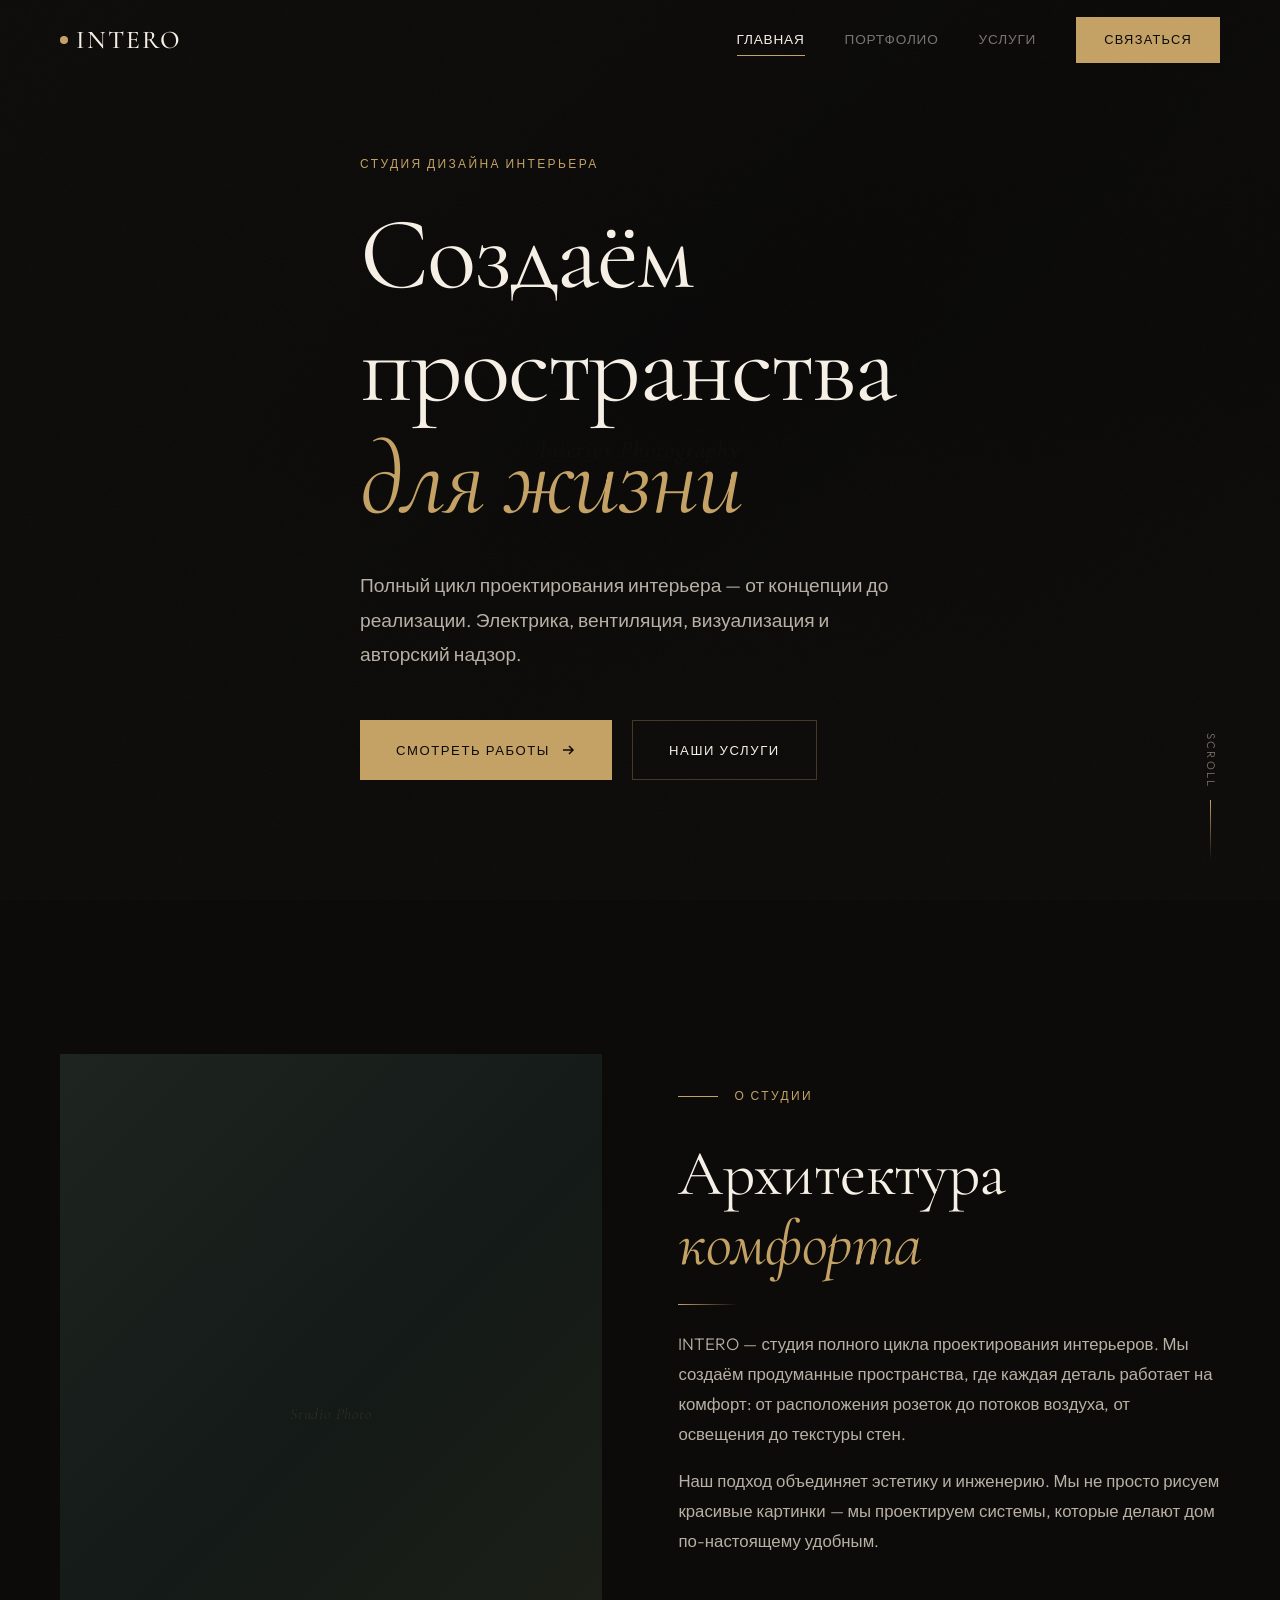
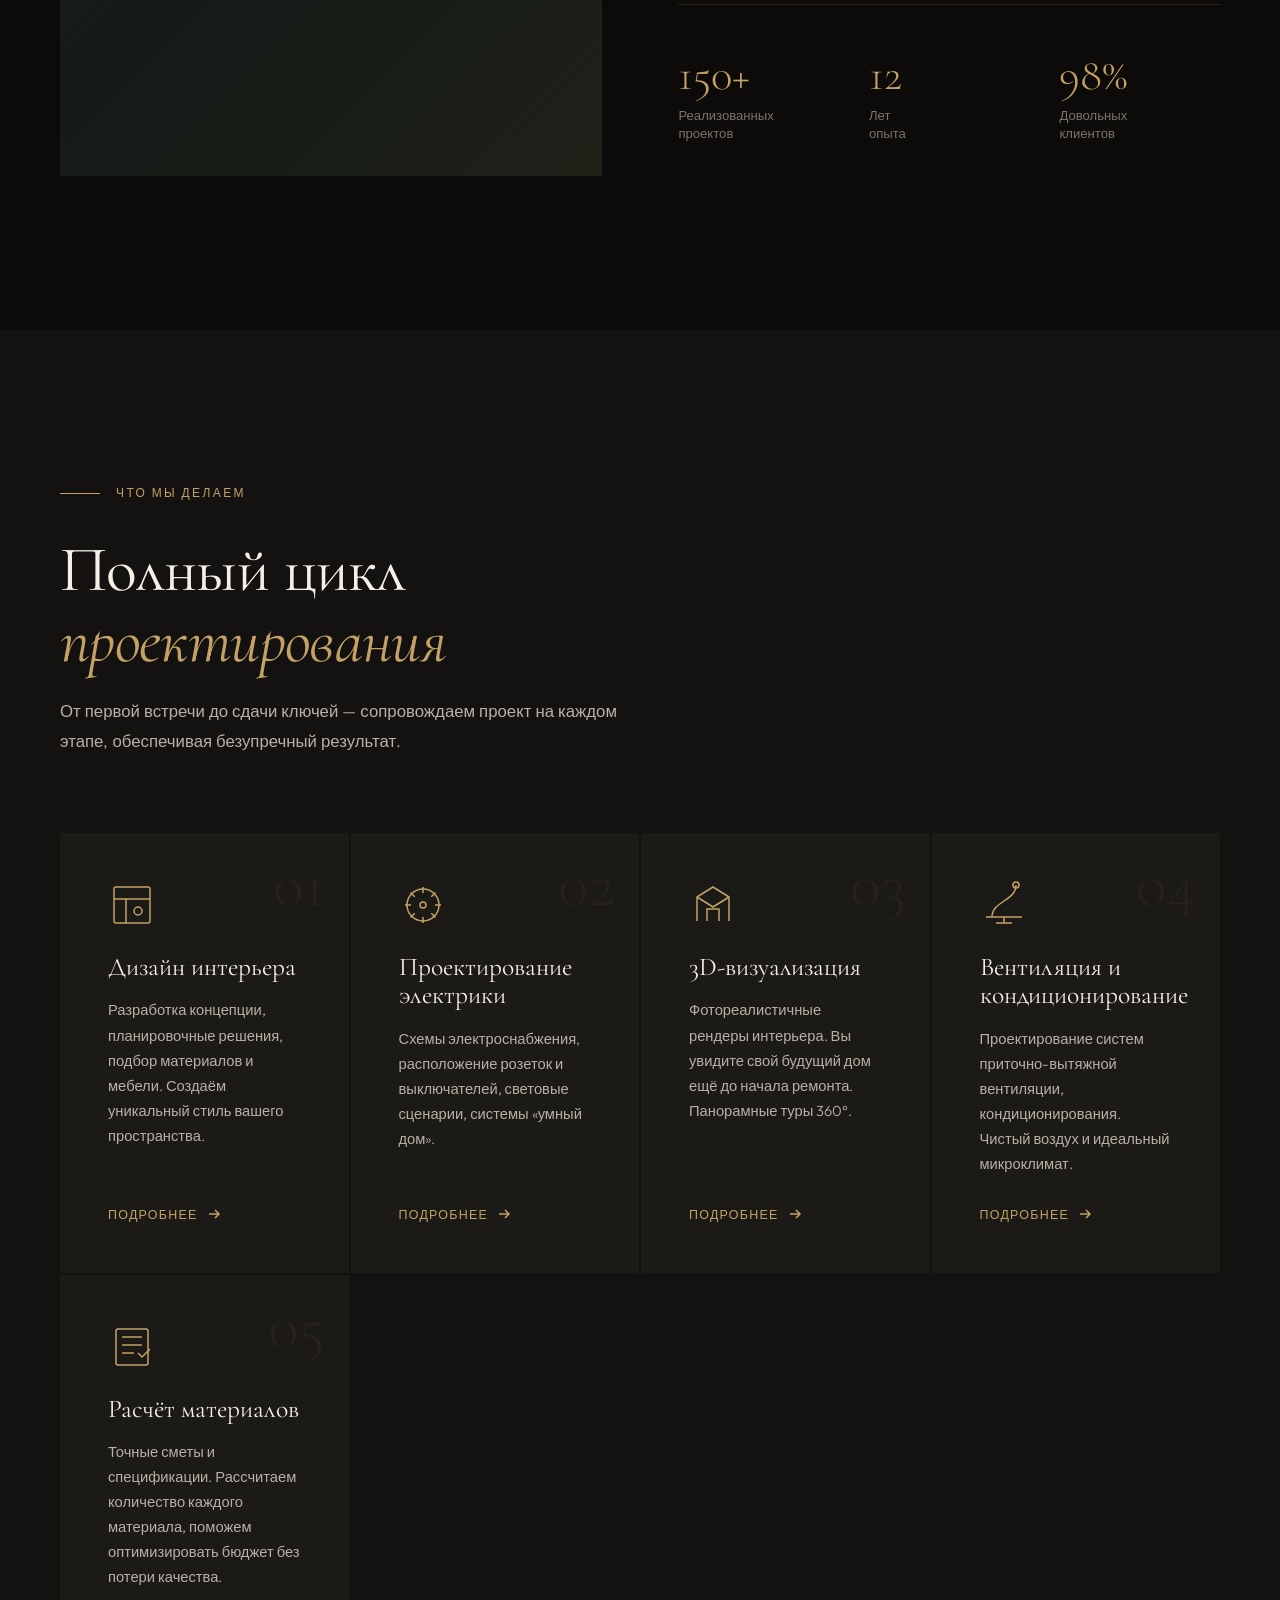
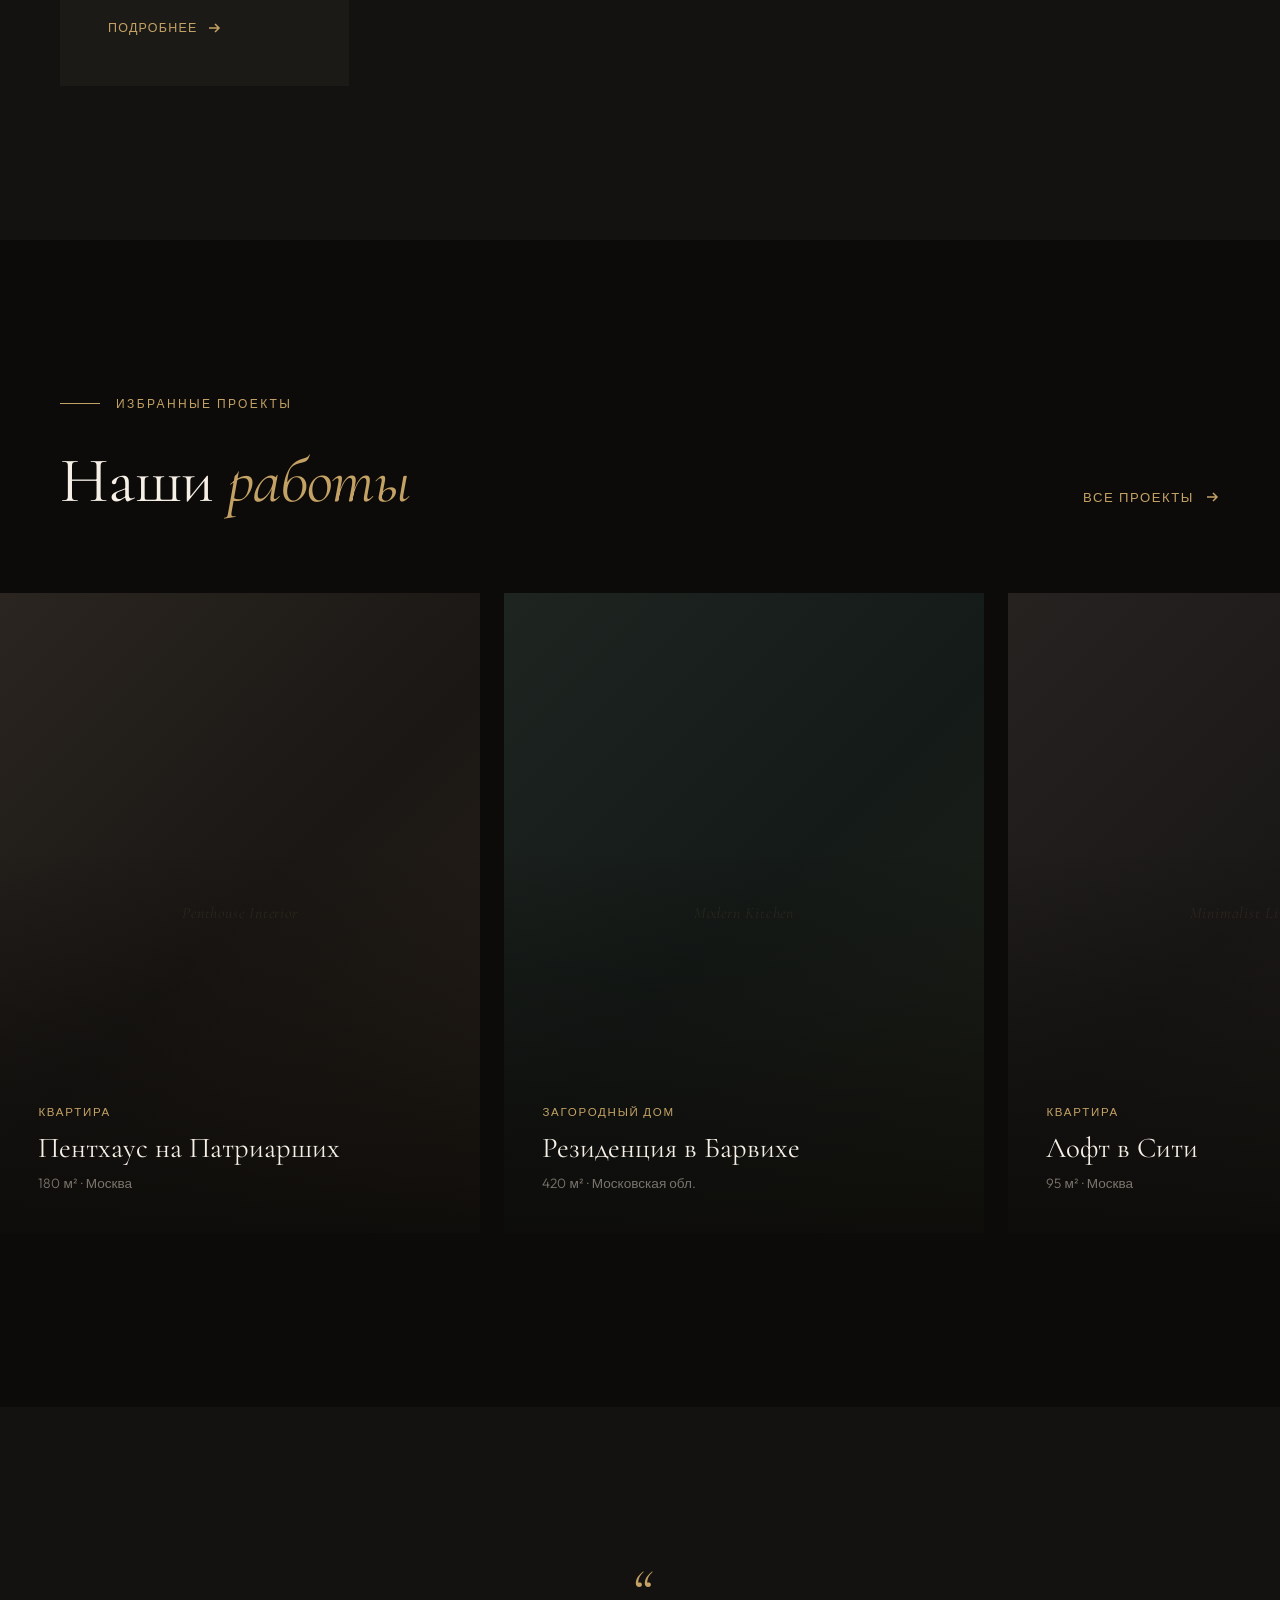
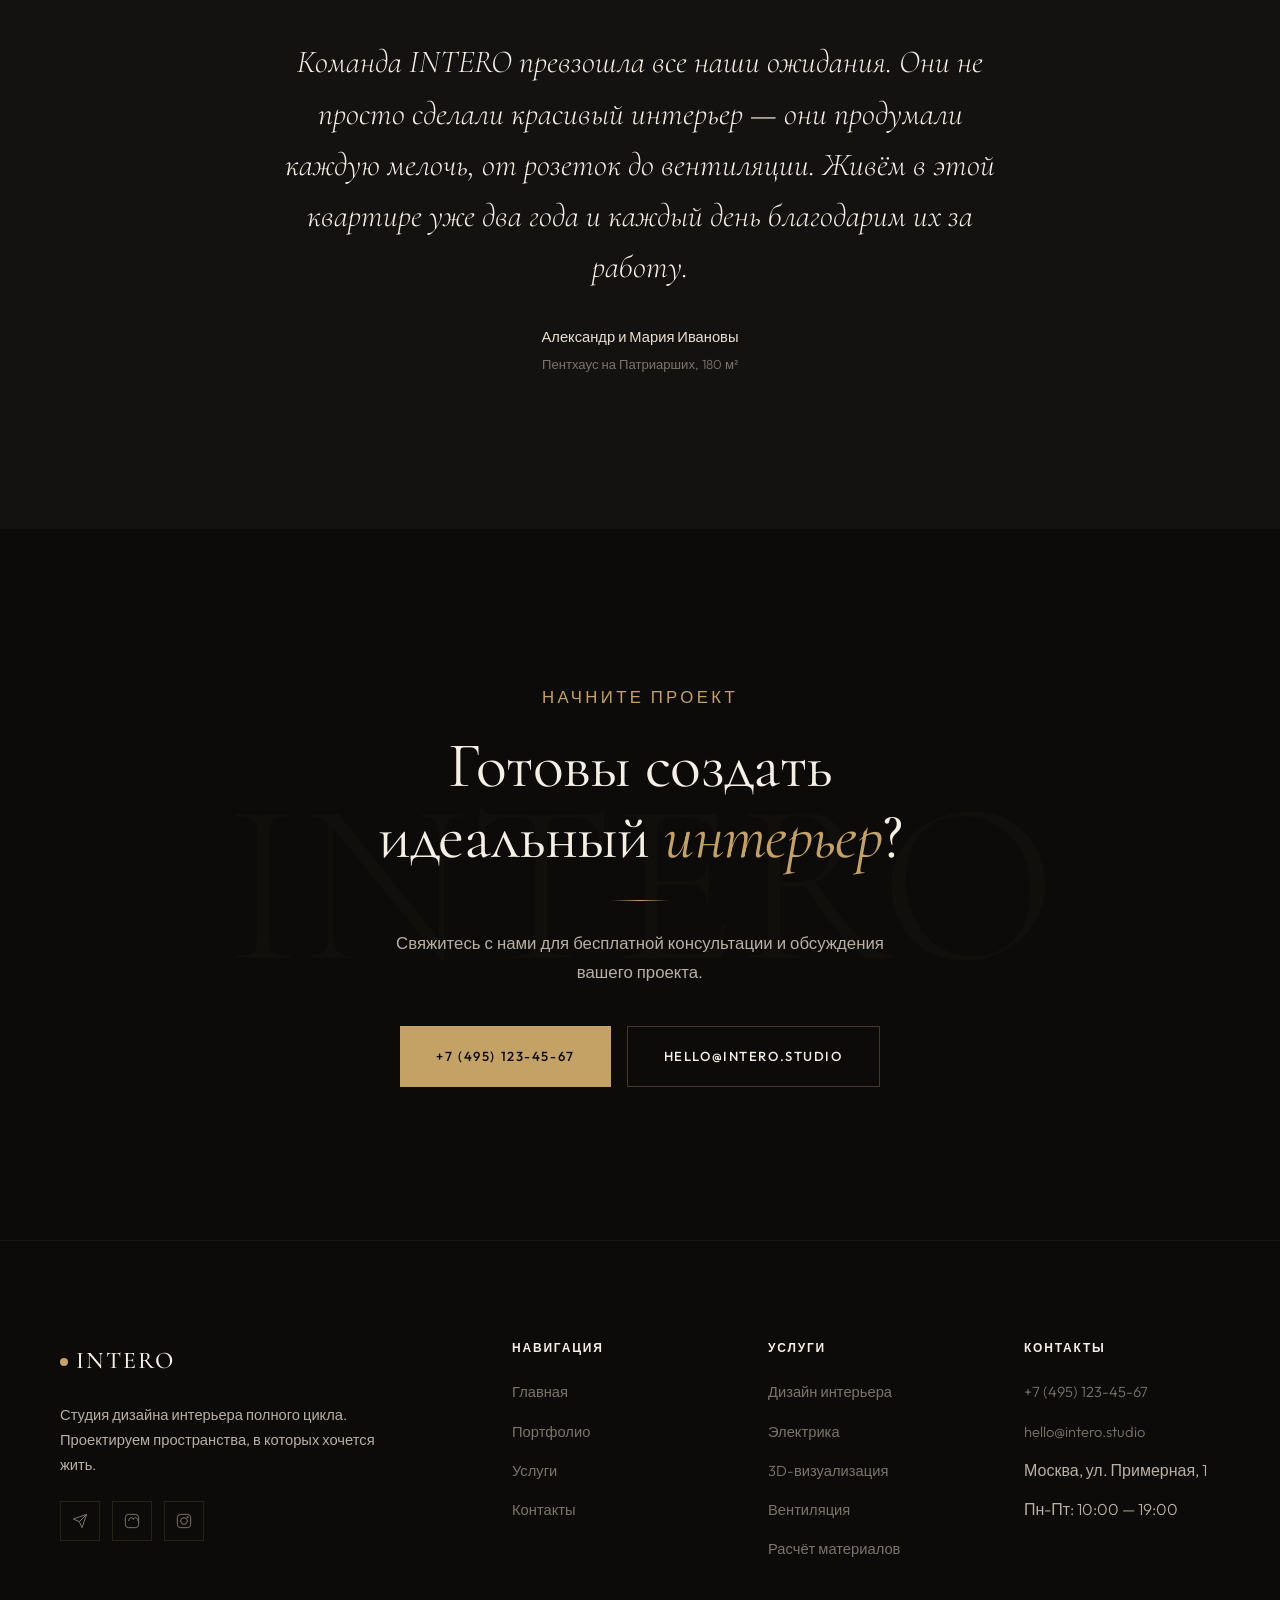
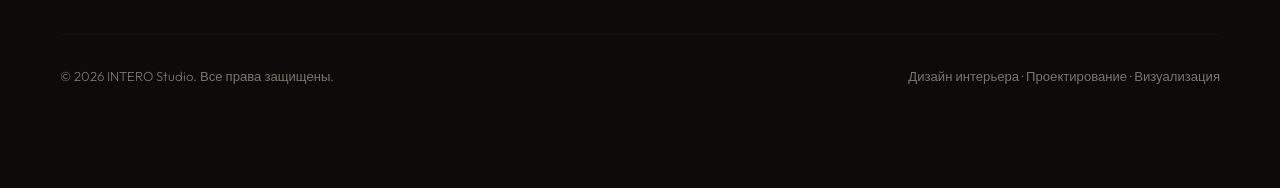
<file: index.html>
<!DOCTYPE html>
<html lang="ru">
<head>
  <meta charset="UTF-8">
  <meta name="viewport" content="width=device-width, initial-scale=1.0">
  <title>INTERO Studio — Дизайн интерьера квартиры и дома</title>
  <meta name="description" content="Студия дизайна интерьера INTERO — проектирование, визуализация, авторский надзор. Создаём пространства, в которых хочется жить.">

  <!-- Fonts -->
  <link rel="preconnect" href="https://fonts.googleapis.com">
  <link rel="preconnect" href="https://fonts.gstatic.com" crossorigin>
  <link href="https://fonts.googleapis.com/css2?family=Cormorant+Garamond:ital,wght@0,400;0,500;0,600;1,400;1,500&family=Outfit:wght@300;400;500;600&display=swap" rel="stylesheet">

  <link rel="stylesheet" href="css/style.css">
</head>
<body>

  <!-- Page Transition Overlay -->
  <div class="page-transition active"></div>

  <!-- Custom Cursor -->
  <div class="custom-cursor"></div>

  <!-- ==================== NAVIGATION ==================== -->
  <nav class="nav">
    <div class="nav__inner">
      <a href="index.html" class="nav__logo">
        <span class="nav__logo-dot"></span>
        INTERO
      </a>
      <div class="nav__links">
        <a href="index.html" class="nav__link active">Главная</a>
        <a href="portfolio.html" class="nav__link">Портфолио</a>
        <a href="services.html" class="nav__link">Услуги</a>
        <a href="#contacts" class="nav__cta">Связаться</a>
      </div>
      <button class="nav__burger" aria-label="Меню">
        <span></span><span></span><span></span>
      </button>
    </div>
  </nav>

  <!-- Mobile Menu -->
  <div class="nav__mobile-menu">
    <a href="index.html" class="nav__mobile-link">Главная</a>
    <a href="portfolio.html" class="nav__mobile-link">Портфолио</a>
    <a href="services.html" class="nav__mobile-link">Услуги</a>
    <a href="#contacts" class="nav__mobile-link">Связаться</a>
  </div>

  <!-- ==================== HERO ==================== -->
  <section class="hero">
    <div class="hero__bg">
      <div class="placeholder-img placeholder-img--1 hero__bg-image" style="position:absolute;inset:0;">
        <span class="placeholder-img__label" style="font-size:1.5rem;">Interior Photography</span>
      </div>
      <div class="hero__bg-gradient"></div>
    </div>
    <div class="hero__noise"></div>

    <div class="container hero__content">
      <p class="label hero__label">Студия дизайна интерьера</p>
      <h1 class="hero__title">
        Создаём<br>
        пространства<br>
        <em>для жизни</em>
      </h1>
      <p class="hero__subtitle">
        Полный цикл проектирования интерьера — от концепции до реализации.
        Электрика, вентиляция, визуализация и авторский надзор.
      </p>
      <div class="hero__actions">
        <a href="portfolio.html" class="btn btn--primary">
          Смотреть работы
          <svg class="btn__arrow" width="16" height="16" viewBox="0 0 16 16" fill="none"><path d="M3 8h10M9 4l4 4-4 4" stroke="currentColor" stroke-width="1.5"/></svg>
        </a>
        <a href="services.html" class="btn btn--outline">Наши услуги</a>
      </div>
    </div>

    <div class="hero__scroll-indicator">
      <span>Scroll</span>
      <div class="hero__scroll-line"></div>
    </div>
  </section>

  <!-- ==================== ABOUT ==================== -->
  <section class="section" id="about">
    <div class="container">
      <div class="about-grid">
        <div class="reveal-left">
          <div class="about__image-wrapper">
            <div class="placeholder-img placeholder-img--2 about__image" style="width:100%;height:100%;">
              <span class="placeholder-img__label">Studio Photo</span>
            </div>
            <div class="about__image-accent"></div>
          </div>
        </div>
        <div class="reveal-right">
          <p class="label section-label">О студии</p>
          <h2>Архитектура <em class="text-italic text-accent">комфорта</em></h2>
          <div class="golden-divider"></div>
          <p class="section__description">
            INTERO — студия полного цикла проектирования интерьеров.
            Мы создаём продуманные пространства, где каждая деталь
            работает на комфорт: от расположения розеток до потоков
            воздуха, от освещения до текстуры стен.
          </p>
          <p class="section__description" style="margin-top:16px;">
            Наш подход объединяет эстетику и инженерию.
            Мы не просто рисуем красивые картинки — мы проектируем
            системы, которые делают дом по-настоящему удобным.
          </p>
          <div class="about__stats">
            <div class="reveal stagger-1">
              <div class="stat__number">150+</div>
              <div class="stat__text">Реализованных<br>проектов</div>
            </div>
            <div class="reveal stagger-2">
              <div class="stat__number">12</div>
              <div class="stat__text">Лет<br>опыта</div>
            </div>
            <div class="reveal stagger-3">
              <div class="stat__number">98%</div>
              <div class="stat__text">Довольных<br>клиентов</div>
            </div>
          </div>
        </div>
      </div>
    </div>
  </section>

  <!-- ==================== SERVICES PREVIEW ==================== -->
  <section class="section section--alt" id="services">
    <div class="container">
      <div class="section__header reveal">
        <p class="label section-label">Что мы делаем</p>
        <h2>Полный цикл<br><em class="text-italic text-accent">проектирования</em></h2>
        <p class="section__description">
          От первой встречи до сдачи ключей — сопровождаем проект
          на каждом этапе, обеспечивая безупречный результат.
        </p>
      </div>

      <div class="services-grid">
        <!-- Service 1 -->
        <div class="service-card reveal stagger-1">
          <div class="service-card__line"></div>
          <span class="service-card__number">01</span>
          <div class="service-card__icon">
            <svg viewBox="0 0 48 48"><rect x="6" y="6" width="36" height="36" rx="2"/><line x1="6" y1="18" x2="42" y2="18"/><line x1="18" y1="18" x2="18" y2="42"/><circle cx="30" cy="30" r="4"/></svg>
          </div>
          <h4>Дизайн интерьера</h4>
          <p>Разработка концепции, планировочные решения, подбор материалов и мебели. Создаём уникальный стиль вашего пространства.</p>
          <a href="services.html" class="service-card__link">
            Подробнее
            <svg viewBox="0 0 16 16" fill="none"><path d="M3 8h10M9 4l4 4-4 4" stroke="currentColor" stroke-width="1.5"/></svg>
          </a>
        </div>

        <!-- Service 2 -->
        <div class="service-card reveal stagger-2">
          <div class="service-card__line"></div>
          <span class="service-card__number">02</span>
          <div class="service-card__icon">
            <svg viewBox="0 0 48 48"><circle cx="24" cy="24" r="3"/><path d="M24 6v6M24 36v6M6 24h6M36 24h6"/><path d="M11.5 11.5l4.2 4.2M32.3 32.3l4.2 4.2M11.5 36.5l4.2-4.2M32.3 15.7l4.2-4.2"/><circle cx="24" cy="24" r="16"/></svg>
          </div>
          <h4>Проектирование электрики</h4>
          <p>Схемы электроснабжения, расположение розеток и выключателей, световые сценарии, системы «умный дом».</p>
          <a href="services.html" class="service-card__link">
            Подробнее
            <svg viewBox="0 0 16 16" fill="none"><path d="M3 8h10M9 4l4 4-4 4" stroke="currentColor" stroke-width="1.5"/></svg>
          </a>
        </div>

        <!-- Service 3 -->
        <div class="service-card reveal stagger-3">
          <div class="service-card__line"></div>
          <span class="service-card__number">03</span>
          <div class="service-card__icon">
            <svg viewBox="0 0 48 48"><path d="M8 40V16l16-10 16 10v24"/><path d="M18 40V28h12v12"/><path d="M8 16l16 10 16-10"/></svg>
          </div>
          <h4>3D-визуализация</h4>
          <p>Фотореалистичные рендеры интерьера. Вы увидите свой будущий дом ещё до начала ремонта. Панорамные туры 360°.</p>
          <a href="services.html" class="service-card__link">
            Подробнее
            <svg viewBox="0 0 16 16" fill="none"><path d="M3 8h10M9 4l4 4-4 4" stroke="currentColor" stroke-width="1.5"/></svg>
          </a>
        </div>

        <!-- Service 4 -->
        <div class="service-card reveal stagger-4">
          <div class="service-card__line"></div>
          <span class="service-card__number">04</span>
          <div class="service-card__icon">
            <svg viewBox="0 0 48 48"><path d="M12 36c0-8 6-12 12-16s12-8 12-16"/><path d="M6 36h36"/><path d="M16 42h16"/><line x1="24" y1="36" x2="24" y2="42"/><circle cx="36" cy="4" r="3"/></svg>
          </div>
          <h4>Вентиляция и кондиционирование</h4>
          <p>Проектирование систем приточно-вытяжной вентиляции, кондиционирования. Чистый воздух и идеальный микроклимат.</p>
          <a href="services.html" class="service-card__link">
            Подробнее
            <svg viewBox="0 0 16 16" fill="none"><path d="M3 8h10M9 4l4 4-4 4" stroke="currentColor" stroke-width="1.5"/></svg>
          </a>
        </div>

        <!-- Service 5 -->
        <div class="service-card reveal stagger-5">
          <div class="service-card__line"></div>
          <span class="service-card__number">05</span>
          <div class="service-card__icon">
            <svg viewBox="0 0 48 48"><rect x="8" y="6" width="32" height="36" rx="2"/><line x1="14" y1="14" x2="34" y2="14"/><line x1="14" y1="22" x2="34" y2="22"/><line x1="14" y1="30" x2="26" y2="30"/><path d="M30 30l4 4 8-8"/></svg>
          </div>
          <h4>Расчёт материалов</h4>
          <p>Точные сметы и спецификации. Рассчитаем количество каждого материала, поможем оптимизировать бюджет без потери качества.</p>
          <a href="services.html" class="service-card__link">
            Подробнее
            <svg viewBox="0 0 16 16" fill="none"><path d="M3 8h10M9 4l4 4-4 4" stroke="currentColor" stroke-width="1.5"/></svg>
          </a>
        </div>
      </div>
    </div>
  </section>

  <!-- ==================== FEATURED PROJECTS ==================== -->
  <section class="section" id="projects">
    <div class="container">
      <div class="section__header" style="display:flex;justify-content:space-between;align-items:flex-end;flex-wrap:wrap;gap:20px;">
        <div class="reveal">
          <p class="label section-label">Избранные проекты</p>
          <h2>Наши <em class="text-italic text-accent">работы</em></h2>
        </div>
        <div class="reveal stagger-2">
          <a href="portfolio.html" class="btn btn--text">
            Все проекты
            <svg class="btn__arrow" width="16" height="16" viewBox="0 0 16 16" fill="none"><path d="M3 8h10M9 4l4 4-4 4" stroke="currentColor" stroke-width="1.5"/></svg>
          </a>
        </div>
      </div>

      <div class="projects-scroll">
        <!-- Project 1 -->
        <a href="project.html" class="project-card">
          <div class="project-card__image">
            <div class="placeholder-img placeholder-img--1" style="aspect-ratio:3/4;">
              <span class="placeholder-img__label">Penthouse Interior</span>
            </div>
          </div>
          <div class="project-card__overlay">
            <span class="project-card__category">Квартира</span>
            <h3 class="project-card__title">Пентхаус на Патриарших</h3>
            <span class="project-card__meta">180 м² &middot; Москва</span>
          </div>
          <div class="project-card__arrow">
            <svg viewBox="0 0 16 16" fill="none"><path d="M4 12L12 4M12 4H6M12 4v6" stroke="currentColor" stroke-width="1.5"/></svg>
          </div>
        </a>

        <!-- Project 2 -->
        <a href="project.html" class="project-card">
          <div class="project-card__image">
            <div class="placeholder-img placeholder-img--2" style="aspect-ratio:3/4;">
              <span class="placeholder-img__label">Modern Kitchen</span>
            </div>
          </div>
          <div class="project-card__overlay">
            <span class="project-card__category">Загородный дом</span>
            <h3 class="project-card__title">Резиденция в Барвихе</h3>
            <span class="project-card__meta">420 м² &middot; Московская обл.</span>
          </div>
          <div class="project-card__arrow">
            <svg viewBox="0 0 16 16" fill="none"><path d="M4 12L12 4M12 4H6M12 4v6" stroke="currentColor" stroke-width="1.5"/></svg>
          </div>
        </a>

        <!-- Project 3 -->
        <a href="project.html" class="project-card">
          <div class="project-card__image">
            <div class="placeholder-img placeholder-img--3" style="aspect-ratio:3/4;">
              <span class="placeholder-img__label">Minimalist Living</span>
            </div>
          </div>
          <div class="project-card__overlay">
            <span class="project-card__category">Квартира</span>
            <h3 class="project-card__title">Лофт в Сити</h3>
            <span class="project-card__meta">95 м² &middot; Москва</span>
          </div>
          <div class="project-card__arrow">
            <svg viewBox="0 0 16 16" fill="none"><path d="M4 12L12 4M12 4H6M12 4v6" stroke="currentColor" stroke-width="1.5"/></svg>
          </div>
        </a>

        <!-- Project 4 -->
        <a href="project.html" class="project-card">
          <div class="project-card__image">
            <div class="placeholder-img placeholder-img--4" style="aspect-ratio:3/4;">
              <span class="placeholder-img__label">Luxury Bathroom</span>
            </div>
          </div>
          <div class="project-card__overlay">
            <span class="project-card__category">Таунхаус</span>
            <h3 class="project-card__title">Таунхаус в Химках</h3>
            <span class="project-card__meta">260 м² &middot; Московская обл.</span>
          </div>
          <div class="project-card__arrow">
            <svg viewBox="0 0 16 16" fill="none"><path d="M4 12L12 4M12 4H6M12 4v6" stroke="currentColor" stroke-width="1.5"/></svg>
          </div>
        </a>
      </div>
    </div>
  </section>

  <!-- ==================== TESTIMONIAL ==================== -->
  <section class="section section--alt">
    <div class="container">
      <div class="testimonial reveal">
        <div class="testimonial__quote">
          Команда INTERO превзошла все наши ожидания. Они не просто
          сделали красивый интерьер — они продумали каждую мелочь,
          от розеток до вентиляции. Живём в этой квартире уже два года
          и каждый день благодарим их за работу.
        </div>
        <div class="testimonial__author">Александр и Мария Ивановы</div>
        <div class="testimonial__role">Пентхаус на Патриарших, 180 м²</div>
      </div>
    </div>
  </section>

  <!-- ==================== CTA ==================== -->
  <section class="section cta" id="contacts">
    <div class="cta__bg-text">INTERO</div>
    <div class="container" style="position:relative;z-index:1;">
      <div class="reveal">
        <p class="label" style="margin-bottom:20px;">Начните проект</p>
        <h2>Готовы создать<br>идеальный <em class="text-italic text-accent">интерьер</em>?</h2>
        <div class="golden-divider golden-divider--center" style="margin:28px auto;"></div>
        <p>Свяжитесь с нами для бесплатной консультации и обсуждения вашего проекта.</p>
        <div style="margin-top:40px;display:flex;gap:16px;justify-content:center;flex-wrap:wrap;">
          <a href="tel:+74951234567" class="btn btn--primary">
            +7 (495) 123-45-67
          </a>
          <a href="mailto:hello@intero.studio" class="btn btn--outline">
            hello@intero.studio
          </a>
        </div>
      </div>
    </div>
  </section>

  <!-- ==================== FOOTER ==================== -->
  <footer class="footer">
    <div class="container">
      <div class="footer__grid">
        <div class="footer__brand">
          <div class="footer__logo">
            <span class="nav__logo-dot"></span>
            INTERO
          </div>
          <p>Студия дизайна интерьера полного цикла. Проектируем пространства, в которых хочется жить.</p>
          <div class="footer__social">
            <a href="#" aria-label="Telegram">
              <svg viewBox="0 0 24 24" fill="none" stroke="currentColor" stroke-width="1.5"><path d="M22 2L11 13M22 2l-7 20-4-9-9-4 20-7z"/></svg>
            </a>
            <a href="#" aria-label="VK">
              <svg viewBox="0 0 24 24" fill="none" stroke="currentColor" stroke-width="1.5"><rect x="2" y="2" width="20" height="20" rx="5"/><path d="M7 12c0-2 1-5 4-5s3 3 3 3 0-3 3-3 4 3 4 5"/></svg>
            </a>
            <a href="#" aria-label="Instagram">
              <svg viewBox="0 0 24 24" fill="none" stroke="currentColor" stroke-width="1.5"><rect x="2" y="2" width="20" height="20" rx="5"/><circle cx="12" cy="12" r="5"/><circle cx="17.5" cy="6.5" r="1.5" fill="currentColor" stroke="none"/></svg>
            </a>
          </div>
        </div>
        <div>
          <h5 class="footer__heading">Навигация</h5>
          <ul class="footer__links">
            <li><a href="index.html">Главная</a></li>
            <li><a href="portfolio.html">Портфолио</a></li>
            <li><a href="services.html">Услуги</a></li>
            <li><a href="#contacts">Контакты</a></li>
          </ul>
        </div>
        <div>
          <h5 class="footer__heading">Услуги</h5>
          <ul class="footer__links">
            <li><a href="services.html">Дизайн интерьера</a></li>
            <li><a href="services.html">Электрика</a></li>
            <li><a href="services.html">3D-визуализация</a></li>
            <li><a href="services.html">Вентиляция</a></li>
            <li><a href="services.html">Расчёт материалов</a></li>
          </ul>
        </div>
        <div>
          <h5 class="footer__heading">Контакты</h5>
          <ul class="footer__links">
            <li><a href="tel:+74951234567">+7 (495) 123-45-67</a></li>
            <li><a href="mailto:hello@intero.studio">hello@intero.studio</a></li>
            <li>Москва, ул. Примерная, 1</li>
            <li>Пн-Пт: 10:00 — 19:00</li>
          </ul>
        </div>
      </div>
      <div class="footer__bottom">
        <p>&copy; 2026 INTERO Studio. Все права защищены.</p>
        <p>Дизайн интерьера &middot; Проектирование &middot; Визуализация</p>
      </div>
    </div>
  </footer>

  <script src="js/main.js"></script>
</body>
</html>
</file>
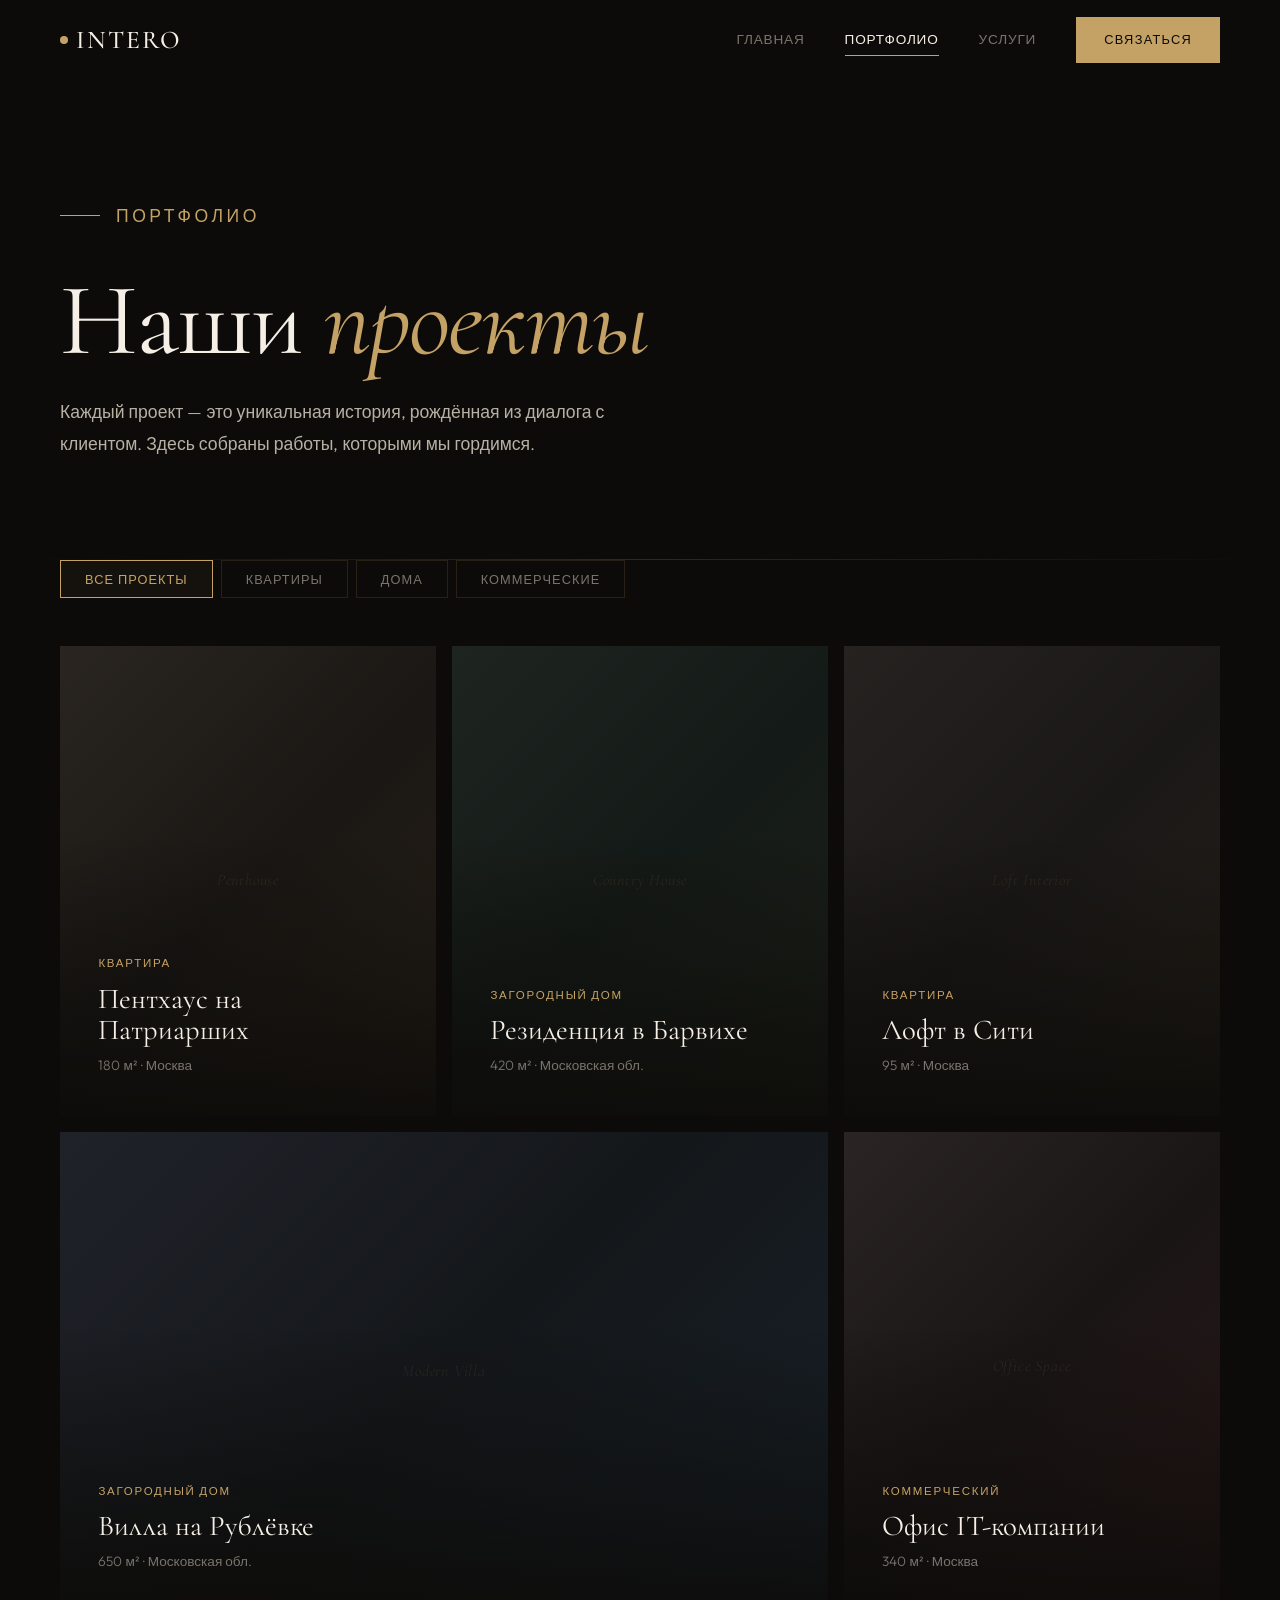
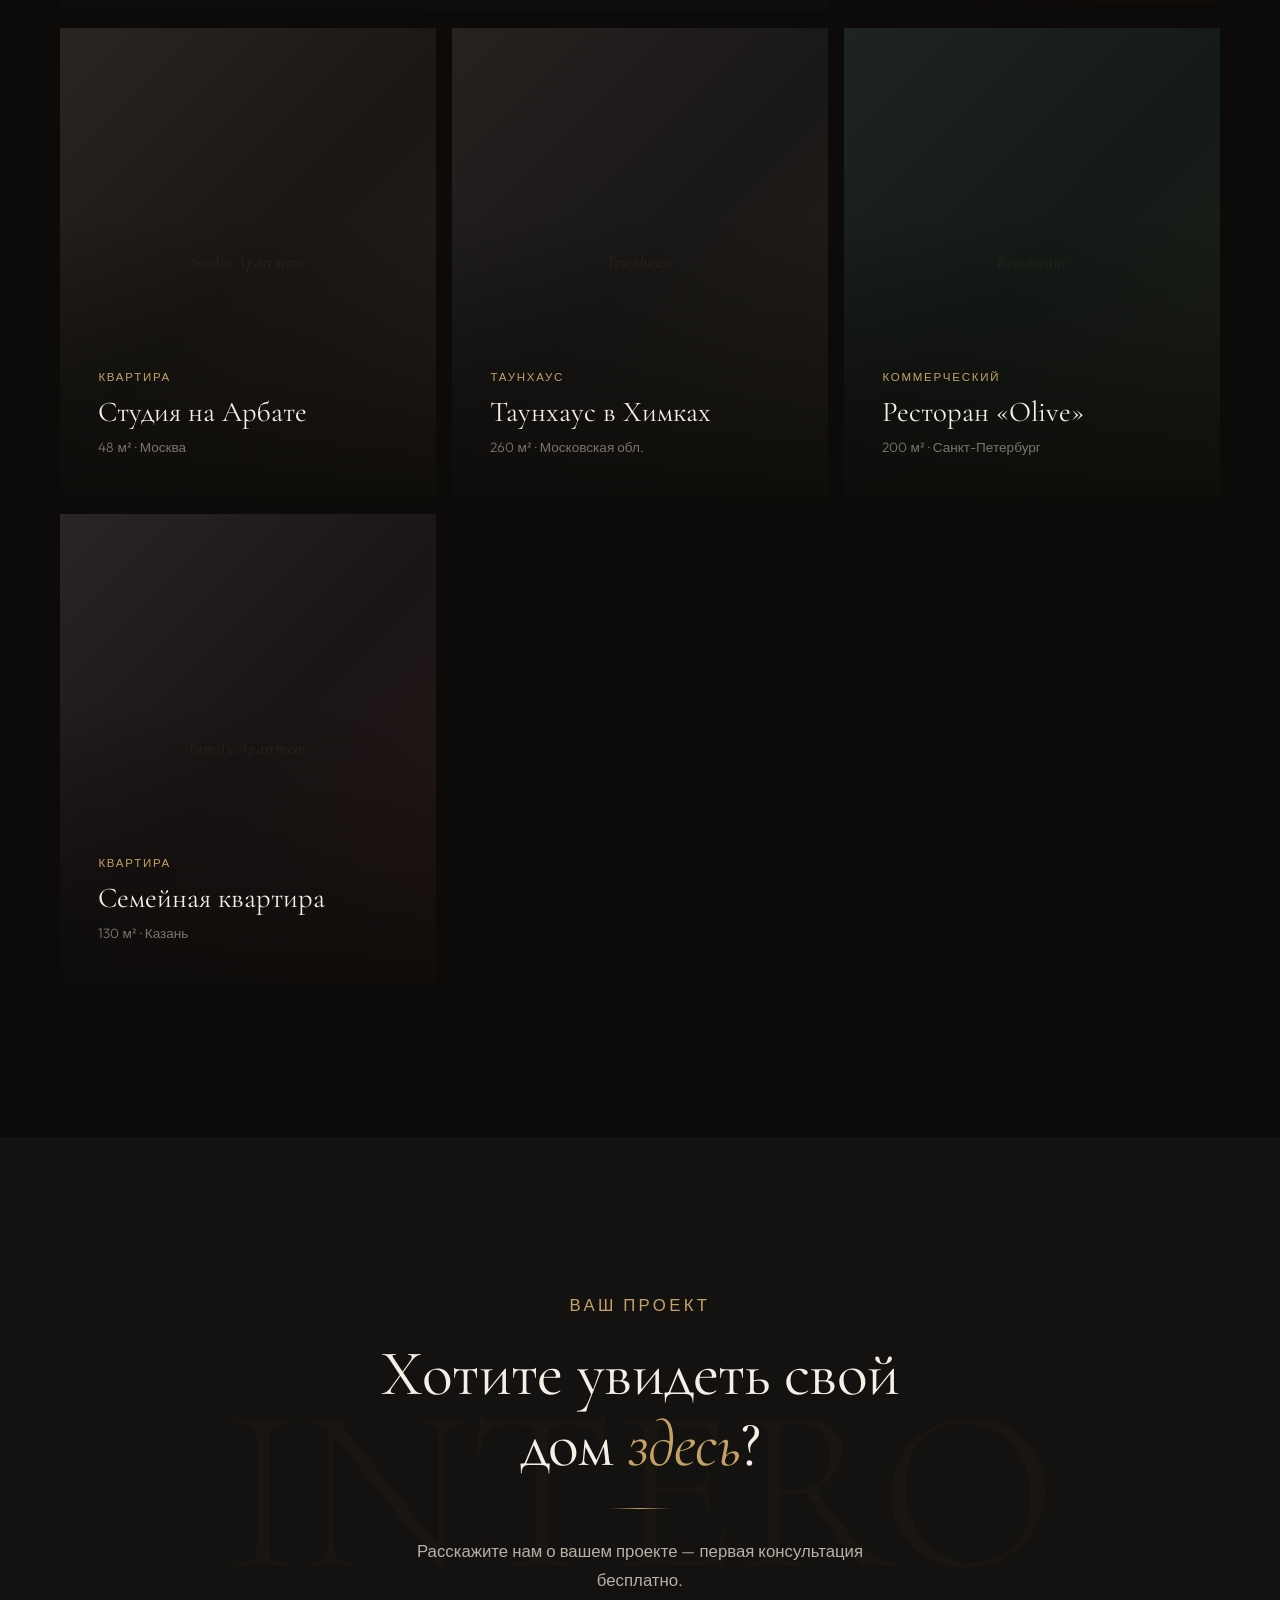
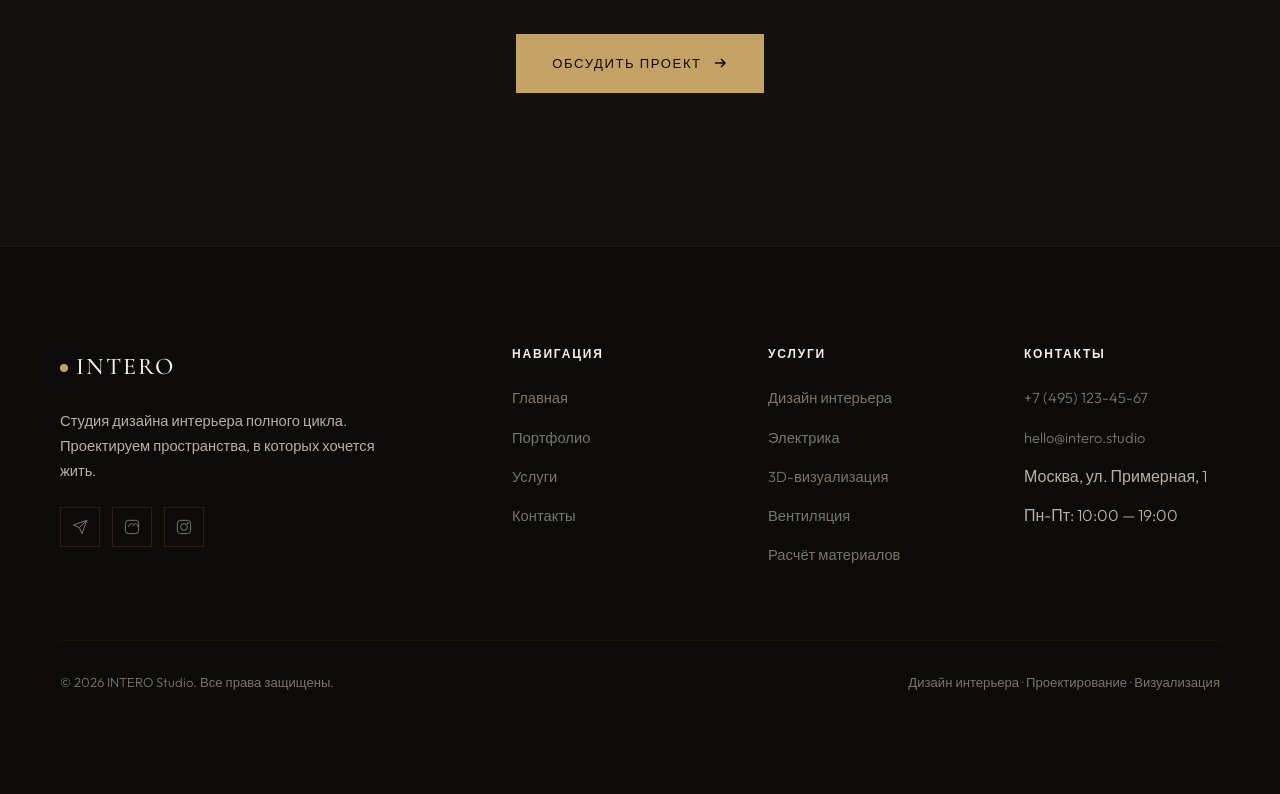
<file: portfolio.html>
<!DOCTYPE html>
<html lang="ru">
<head>
  <meta charset="UTF-8">
  <meta name="viewport" content="width=device-width, initial-scale=1.0">
  <title>Портфолио — INTERO Studio</title>
  <meta name="description" content="Портфолио реализованных проектов студии дизайна интерьера INTERO. Квартиры, дома, загородные резиденции.">

  <link rel="preconnect" href="https://fonts.googleapis.com">
  <link rel="preconnect" href="https://fonts.gstatic.com" crossorigin>
  <link href="https://fonts.googleapis.com/css2?family=Cormorant+Garamond:ital,wght@0,400;0,500;0,600;1,400;1,500&family=Outfit:wght@300;400;500;600&display=swap" rel="stylesheet">

  <link rel="stylesheet" href="css/style.css">
</head>
<body>

  <div class="page-transition active"></div>
  <div class="custom-cursor"></div>

  <!-- ==================== NAVIGATION ==================== -->
  <nav class="nav">
    <div class="nav__inner">
      <a href="index.html" class="nav__logo">
        <span class="nav__logo-dot"></span>
        INTERO
      </a>
      <div class="nav__links">
        <a href="index.html" class="nav__link">Главная</a>
        <a href="portfolio.html" class="nav__link active">Портфолио</a>
        <a href="services.html" class="nav__link">Услуги</a>
        <a href="index.html#contacts" class="nav__cta">Связаться</a>
      </div>
      <button class="nav__burger" aria-label="Меню">
        <span></span><span></span><span></span>
      </button>
    </div>
  </nav>

  <div class="nav__mobile-menu">
    <a href="index.html" class="nav__mobile-link">Главная</a>
    <a href="portfolio.html" class="nav__mobile-link">Портфолио</a>
    <a href="services.html" class="nav__mobile-link">Услуги</a>
    <a href="index.html#contacts" class="nav__mobile-link">Связаться</a>
  </div>

  <!-- ==================== PAGE HERO ==================== -->
  <section class="page-hero">
    <div class="container">
      <p class="label section-label" style="opacity:0;animation:fadeUp 0.8s 0.1s ease forwards;">Портфолио</p>
      <h1>Наши <em class="text-italic text-accent">проекты</em></h1>
      <p>Каждый проект — это уникальная история, рождённая из диалога с клиентом. Здесь собраны работы, которыми мы гордимся.</p>
    </div>
  </section>

  <!-- ==================== PORTFOLIO GRID ==================== -->
  <section class="section" style="padding-top:0;">
    <div class="container">
      <!-- Filters -->
      <div class="portfolio-filters reveal">
        <button class="portfolio-filter active" data-filter="all">Все проекты</button>
        <button class="portfolio-filter" data-filter="apartment">Квартиры</button>
        <button class="portfolio-filter" data-filter="house">Дома</button>
        <button class="portfolio-filter" data-filter="commercial">Коммерческие</button>
      </div>

      <!-- Grid -->
      <div class="portfolio-grid">
        <!-- Project 1 -->
        <a href="project.html" class="project-card reveal stagger-1" data-category="apartment">
          <div class="project-card__image">
            <div class="placeholder-img placeholder-img--1">
              <span class="placeholder-img__label">Penthouse</span>
            </div>
          </div>
          <div class="project-card__overlay">
            <span class="project-card__category">Квартира</span>
            <h3 class="project-card__title">Пентхаус на Патриарших</h3>
            <span class="project-card__meta">180 м² &middot; Москва</span>
          </div>
          <div class="project-card__arrow">
            <svg viewBox="0 0 16 16" fill="none"><path d="M4 12L12 4M12 4H6M12 4v6" stroke="currentColor" stroke-width="1.5"/></svg>
          </div>
        </a>

        <!-- Project 2 -->
        <a href="project.html" class="project-card reveal stagger-2" data-category="house">
          <div class="project-card__image">
            <div class="placeholder-img placeholder-img--2">
              <span class="placeholder-img__label">Country House</span>
            </div>
          </div>
          <div class="project-card__overlay">
            <span class="project-card__category">Загородный дом</span>
            <h3 class="project-card__title">Резиденция в Барвихе</h3>
            <span class="project-card__meta">420 м² &middot; Московская обл.</span>
          </div>
          <div class="project-card__arrow">
            <svg viewBox="0 0 16 16" fill="none"><path d="M4 12L12 4M12 4H6M12 4v6" stroke="currentColor" stroke-width="1.5"/></svg>
          </div>
        </a>

        <!-- Project 3 -->
        <a href="project.html" class="project-card reveal stagger-3" data-category="apartment">
          <div class="project-card__image">
            <div class="placeholder-img placeholder-img--3">
              <span class="placeholder-img__label">Loft Interior</span>
            </div>
          </div>
          <div class="project-card__overlay">
            <span class="project-card__category">Квартира</span>
            <h3 class="project-card__title">Лофт в Сити</h3>
            <span class="project-card__meta">95 м² &middot; Москва</span>
          </div>
          <div class="project-card__arrow">
            <svg viewBox="0 0 16 16" fill="none"><path d="M4 12L12 4M12 4H6M12 4v6" stroke="currentColor" stroke-width="1.5"/></svg>
          </div>
        </a>

        <!-- Project 4 (wide) -->
        <a href="project.html" class="project-card reveal stagger-1" data-category="house">
          <div class="project-card__image">
            <div class="placeholder-img placeholder-img--4">
              <span class="placeholder-img__label">Modern Villa</span>
            </div>
          </div>
          <div class="project-card__overlay">
            <span class="project-card__category">Загородный дом</span>
            <h3 class="project-card__title">Вилла на Рублёвке</h3>
            <span class="project-card__meta">650 м² &middot; Московская обл.</span>
          </div>
          <div class="project-card__arrow">
            <svg viewBox="0 0 16 16" fill="none"><path d="M4 12L12 4M12 4H6M12 4v6" stroke="currentColor" stroke-width="1.5"/></svg>
          </div>
        </a>

        <!-- Project 5 -->
        <a href="project.html" class="project-card reveal stagger-2" data-category="commercial">
          <div class="project-card__image">
            <div class="placeholder-img placeholder-img--5">
              <span class="placeholder-img__label">Office Space</span>
            </div>
          </div>
          <div class="project-card__overlay">
            <span class="project-card__category">Коммерческий</span>
            <h3 class="project-card__title">Офис IT-компании</h3>
            <span class="project-card__meta">340 м² &middot; Москва</span>
          </div>
          <div class="project-card__arrow">
            <svg viewBox="0 0 16 16" fill="none"><path d="M4 12L12 4M12 4H6M12 4v6" stroke="currentColor" stroke-width="1.5"/></svg>
          </div>
        </a>

        <!-- Project 6 -->
        <a href="project.html" class="project-card reveal stagger-3" data-category="apartment">
          <div class="project-card__image">
            <div class="placeholder-img placeholder-img--1">
              <span class="placeholder-img__label">Studio Apartment</span>
            </div>
          </div>
          <div class="project-card__overlay">
            <span class="project-card__category">Квартира</span>
            <h3 class="project-card__title">Студия на Арбате</h3>
            <span class="project-card__meta">48 м² &middot; Москва</span>
          </div>
          <div class="project-card__arrow">
            <svg viewBox="0 0 16 16" fill="none"><path d="M4 12L12 4M12 4H6M12 4v6" stroke="currentColor" stroke-width="1.5"/></svg>
          </div>
        </a>

        <!-- Project 7 -->
        <a href="project.html" class="project-card reveal stagger-1" data-category="house">
          <div class="project-card__image">
            <div class="placeholder-img placeholder-img--3">
              <span class="placeholder-img__label">Townhouse</span>
            </div>
          </div>
          <div class="project-card__overlay">
            <span class="project-card__category">Таунхаус</span>
            <h3 class="project-card__title">Таунхаус в Химках</h3>
            <span class="project-card__meta">260 м² &middot; Московская обл.</span>
          </div>
          <div class="project-card__arrow">
            <svg viewBox="0 0 16 16" fill="none"><path d="M4 12L12 4M12 4H6M12 4v6" stroke="currentColor" stroke-width="1.5"/></svg>
          </div>
        </a>

        <!-- Project 8 -->
        <a href="project.html" class="project-card reveal stagger-2" data-category="commercial">
          <div class="project-card__image">
            <div class="placeholder-img placeholder-img--2">
              <span class="placeholder-img__label">Restaurant</span>
            </div>
          </div>
          <div class="project-card__overlay">
            <span class="project-card__category">Коммерческий</span>
            <h3 class="project-card__title">Ресторан «Olive»</h3>
            <span class="project-card__meta">200 м² &middot; Санкт-Петербург</span>
          </div>
          <div class="project-card__arrow">
            <svg viewBox="0 0 16 16" fill="none"><path d="M4 12L12 4M12 4H6M12 4v6" stroke="currentColor" stroke-width="1.5"/></svg>
          </div>
        </a>

        <!-- Project 9 -->
        <a href="project.html" class="project-card reveal stagger-3" data-category="apartment">
          <div class="project-card__image">
            <div class="placeholder-img placeholder-img--5">
              <span class="placeholder-img__label">Family Apartment</span>
            </div>
          </div>
          <div class="project-card__overlay">
            <span class="project-card__category">Квартира</span>
            <h3 class="project-card__title">Семейная квартира</h3>
            <span class="project-card__meta">130 м² &middot; Казань</span>
          </div>
          <div class="project-card__arrow">
            <svg viewBox="0 0 16 16" fill="none"><path d="M4 12L12 4M12 4H6M12 4v6" stroke="currentColor" stroke-width="1.5"/></svg>
          </div>
        </a>
      </div>
    </div>
  </section>

  <!-- ==================== CTA ==================== -->
  <section class="section section--alt cta">
    <div class="cta__bg-text">INTERO</div>
    <div class="container" style="position:relative;z-index:1;">
      <div class="reveal">
        <p class="label" style="margin-bottom:20px;">Ваш проект</p>
        <h2>Хотите увидеть свой<br>дом <em class="text-italic text-accent">здесь</em>?</h2>
        <div class="golden-divider golden-divider--center" style="margin:28px auto;"></div>
        <p>Расскажите нам о вашем проекте — первая консультация бесплатно.</p>
        <div style="margin-top:40px;">
          <a href="index.html#contacts" class="btn btn--primary">
            Обсудить проект
            <svg class="btn__arrow" width="16" height="16" viewBox="0 0 16 16" fill="none"><path d="M3 8h10M9 4l4 4-4 4" stroke="currentColor" stroke-width="1.5"/></svg>
          </a>
        </div>
      </div>
    </div>
  </section>

  <!-- ==================== FOOTER ==================== -->
  <footer class="footer">
    <div class="container">
      <div class="footer__grid">
        <div class="footer__brand">
          <div class="footer__logo">
            <span class="nav__logo-dot"></span>
            INTERO
          </div>
          <p>Студия дизайна интерьера полного цикла. Проектируем пространства, в которых хочется жить.</p>
          <div class="footer__social">
            <a href="#" aria-label="Telegram">
              <svg viewBox="0 0 24 24" fill="none" stroke="currentColor" stroke-width="1.5"><path d="M22 2L11 13M22 2l-7 20-4-9-9-4 20-7z"/></svg>
            </a>
            <a href="#" aria-label="VK">
              <svg viewBox="0 0 24 24" fill="none" stroke="currentColor" stroke-width="1.5"><rect x="2" y="2" width="20" height="20" rx="5"/><path d="M7 12c0-2 1-5 4-5s3 3 3 3 0-3 3-3 4 3 4 5"/></svg>
            </a>
            <a href="#" aria-label="Instagram">
              <svg viewBox="0 0 24 24" fill="none" stroke="currentColor" stroke-width="1.5"><rect x="2" y="2" width="20" height="20" rx="5"/><circle cx="12" cy="12" r="5"/><circle cx="17.5" cy="6.5" r="1.5" fill="currentColor" stroke="none"/></svg>
            </a>
          </div>
        </div>
        <div>
          <h5 class="footer__heading">Навигация</h5>
          <ul class="footer__links">
            <li><a href="index.html">Главная</a></li>
            <li><a href="portfolio.html">Портфолио</a></li>
            <li><a href="services.html">Услуги</a></li>
            <li><a href="index.html#contacts">Контакты</a></li>
          </ul>
        </div>
        <div>
          <h5 class="footer__heading">Услуги</h5>
          <ul class="footer__links">
            <li><a href="services.html">Дизайн интерьера</a></li>
            <li><a href="services.html">Электрика</a></li>
            <li><a href="services.html">3D-визуализация</a></li>
            <li><a href="services.html">Вентиляция</a></li>
            <li><a href="services.html">Расчёт материалов</a></li>
          </ul>
        </div>
        <div>
          <h5 class="footer__heading">Контакты</h5>
          <ul class="footer__links">
            <li><a href="tel:+74951234567">+7 (495) 123-45-67</a></li>
            <li><a href="mailto:hello@intero.studio">hello@intero.studio</a></li>
            <li>Москва, ул. Примерная, 1</li>
            <li>Пн-Пт: 10:00 — 19:00</li>
          </ul>
        </div>
      </div>
      <div class="footer__bottom">
        <p>&copy; 2026 INTERO Studio. Все права защищены.</p>
        <p>Дизайн интерьера &middot; Проектирование &middot; Визуализация</p>
      </div>
    </div>
  </footer>

  <script src="js/main.js"></script>
</body>
</html>
</file>
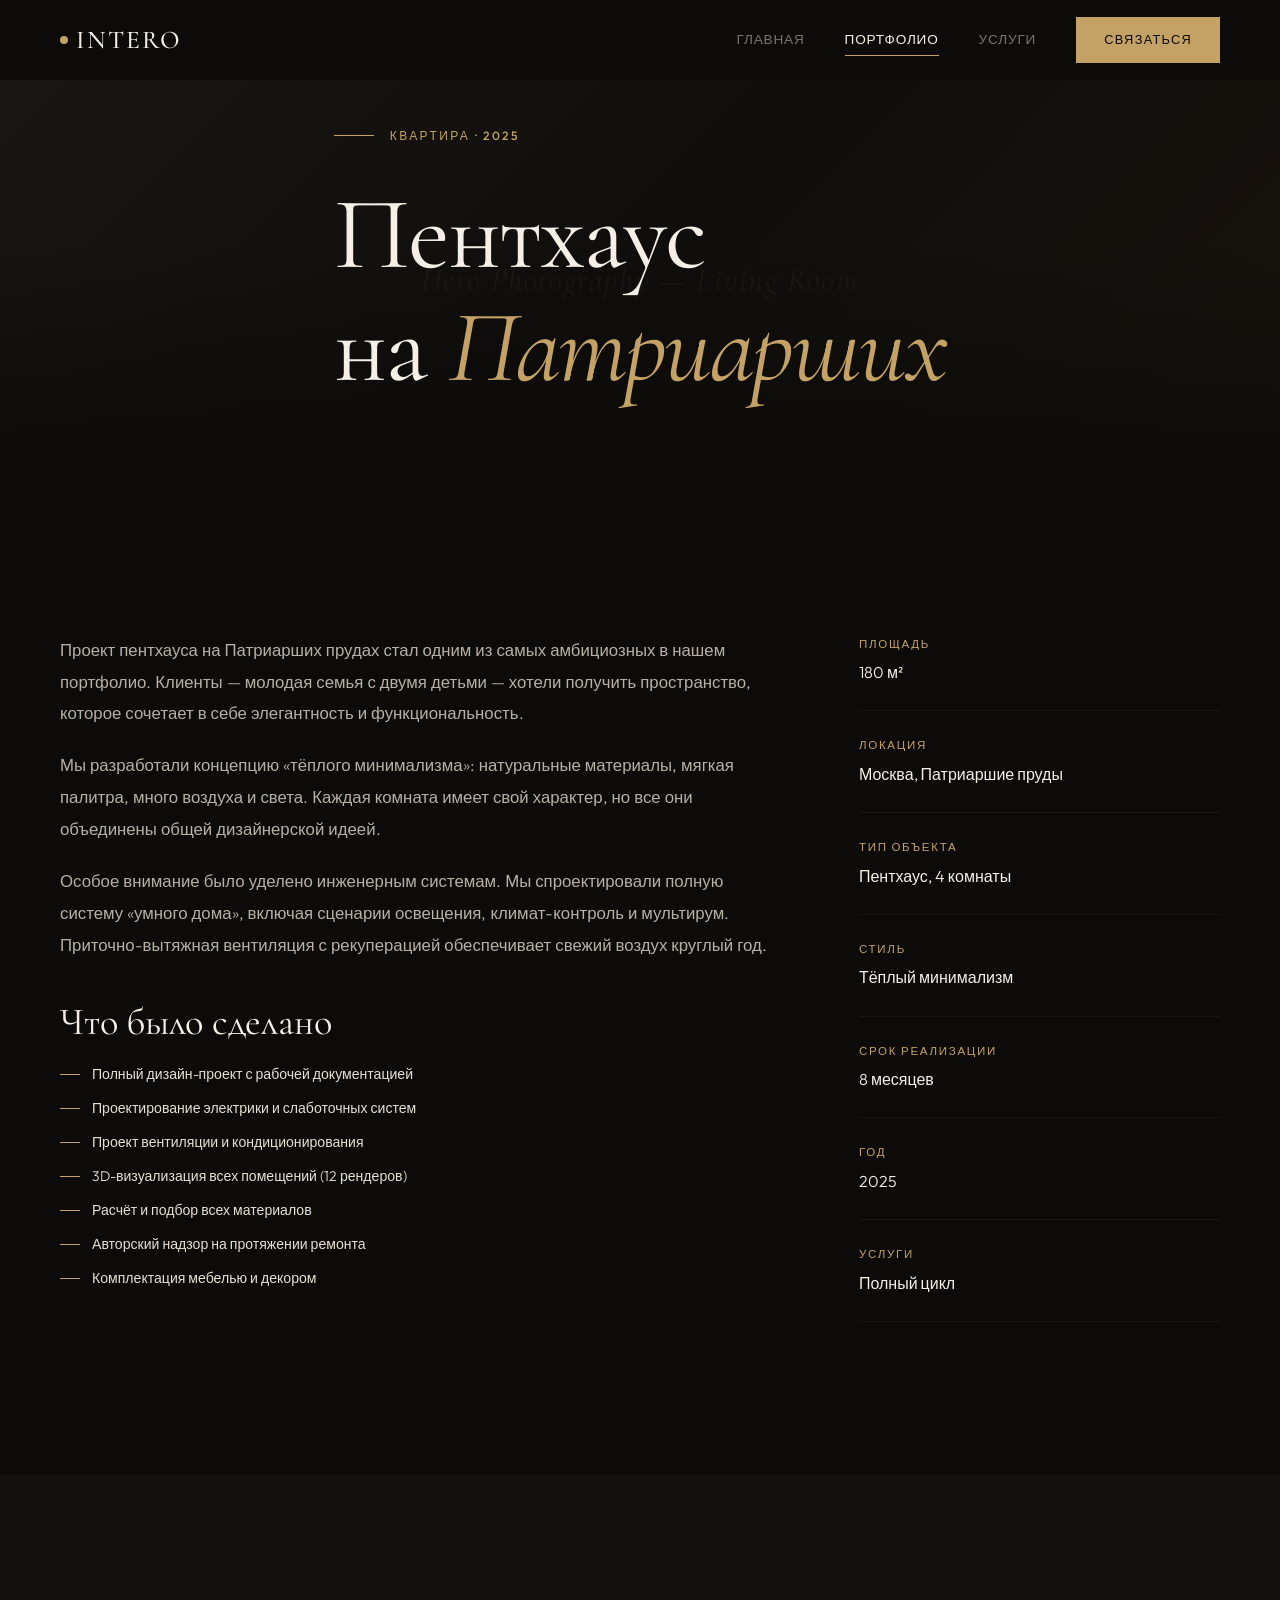
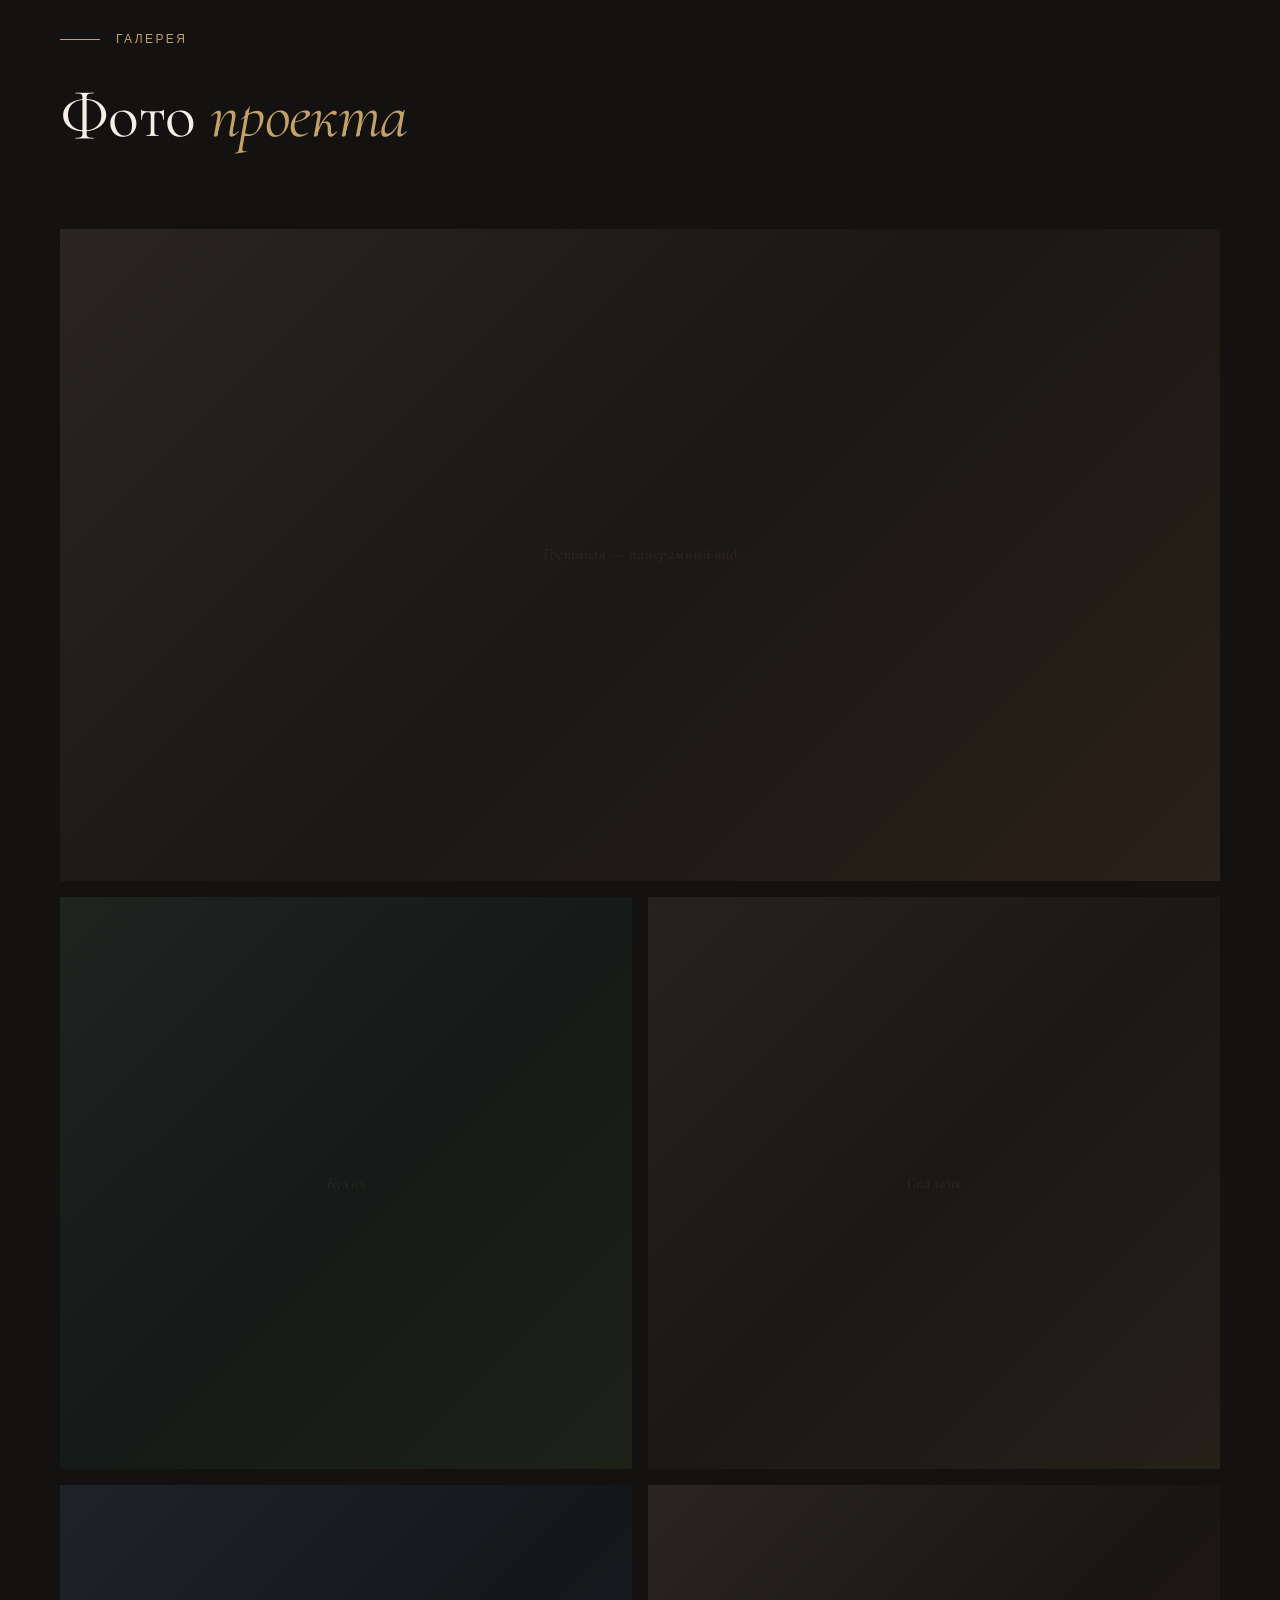
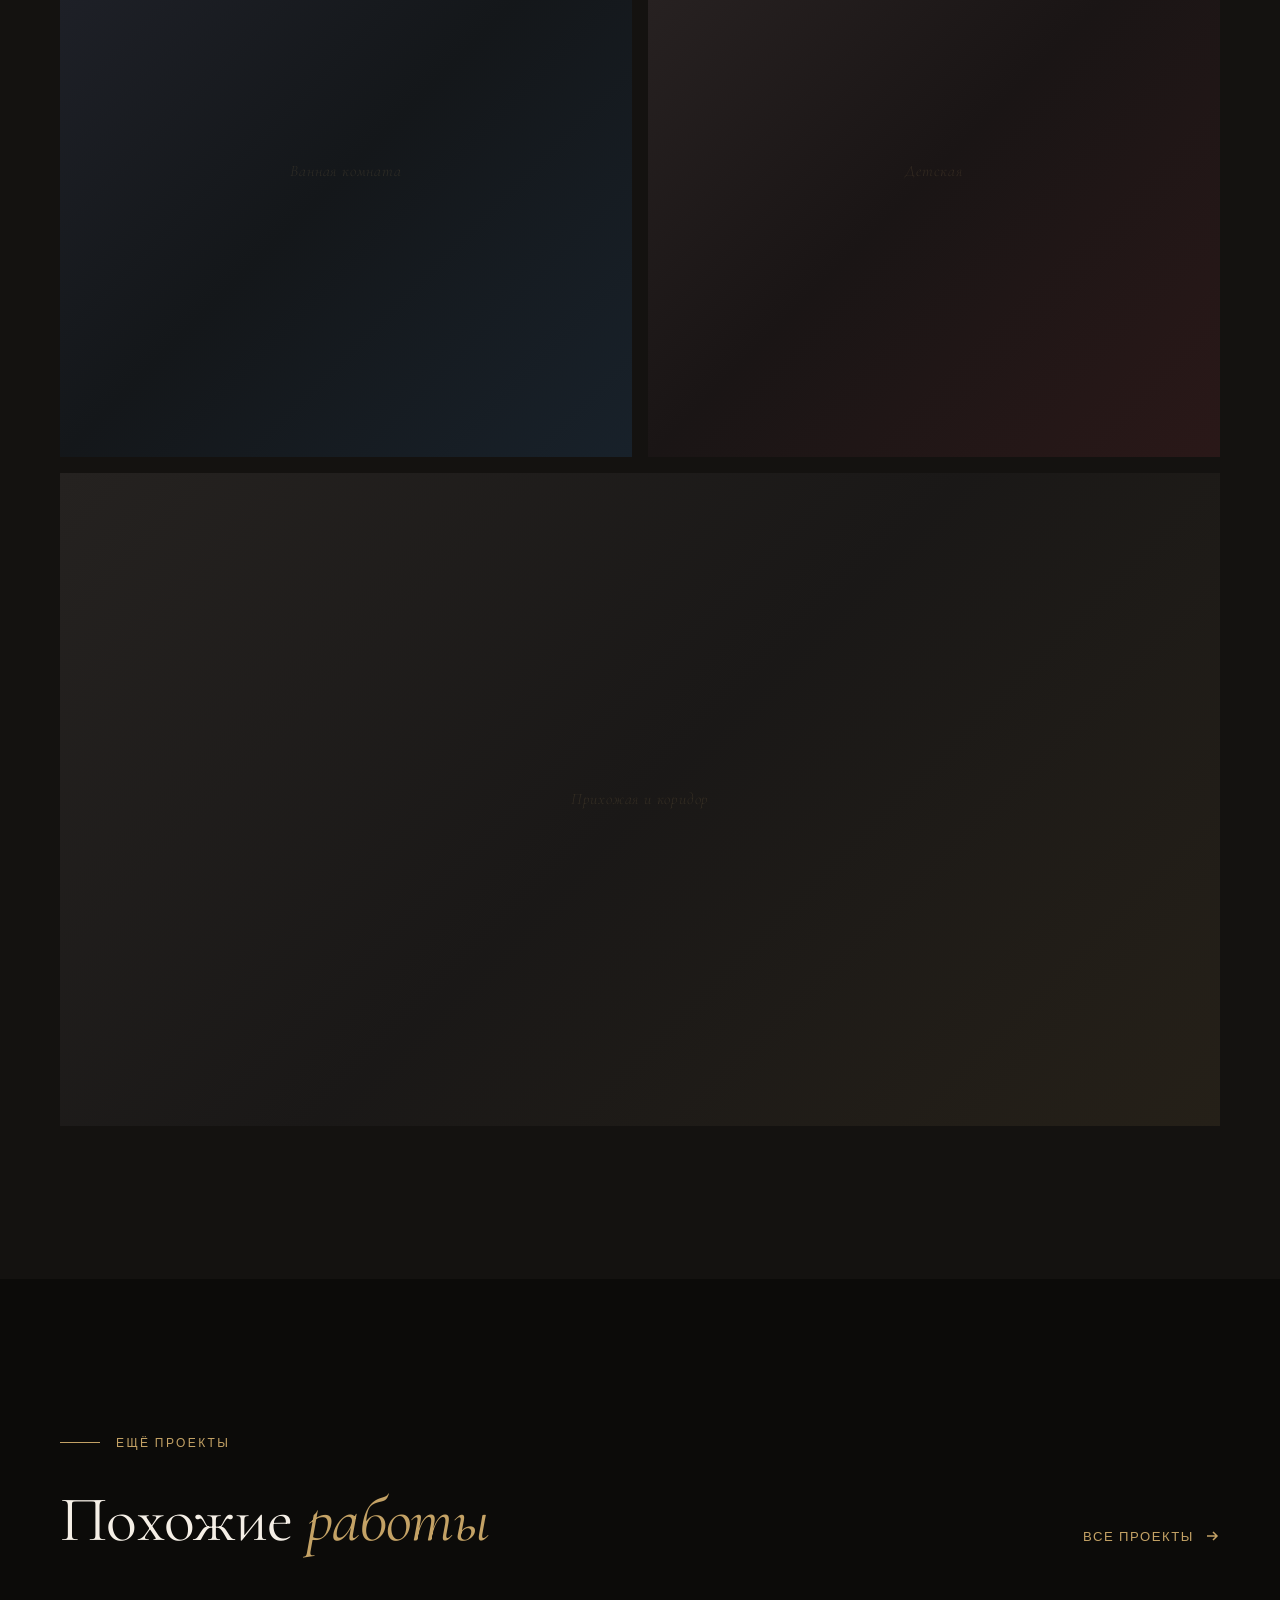
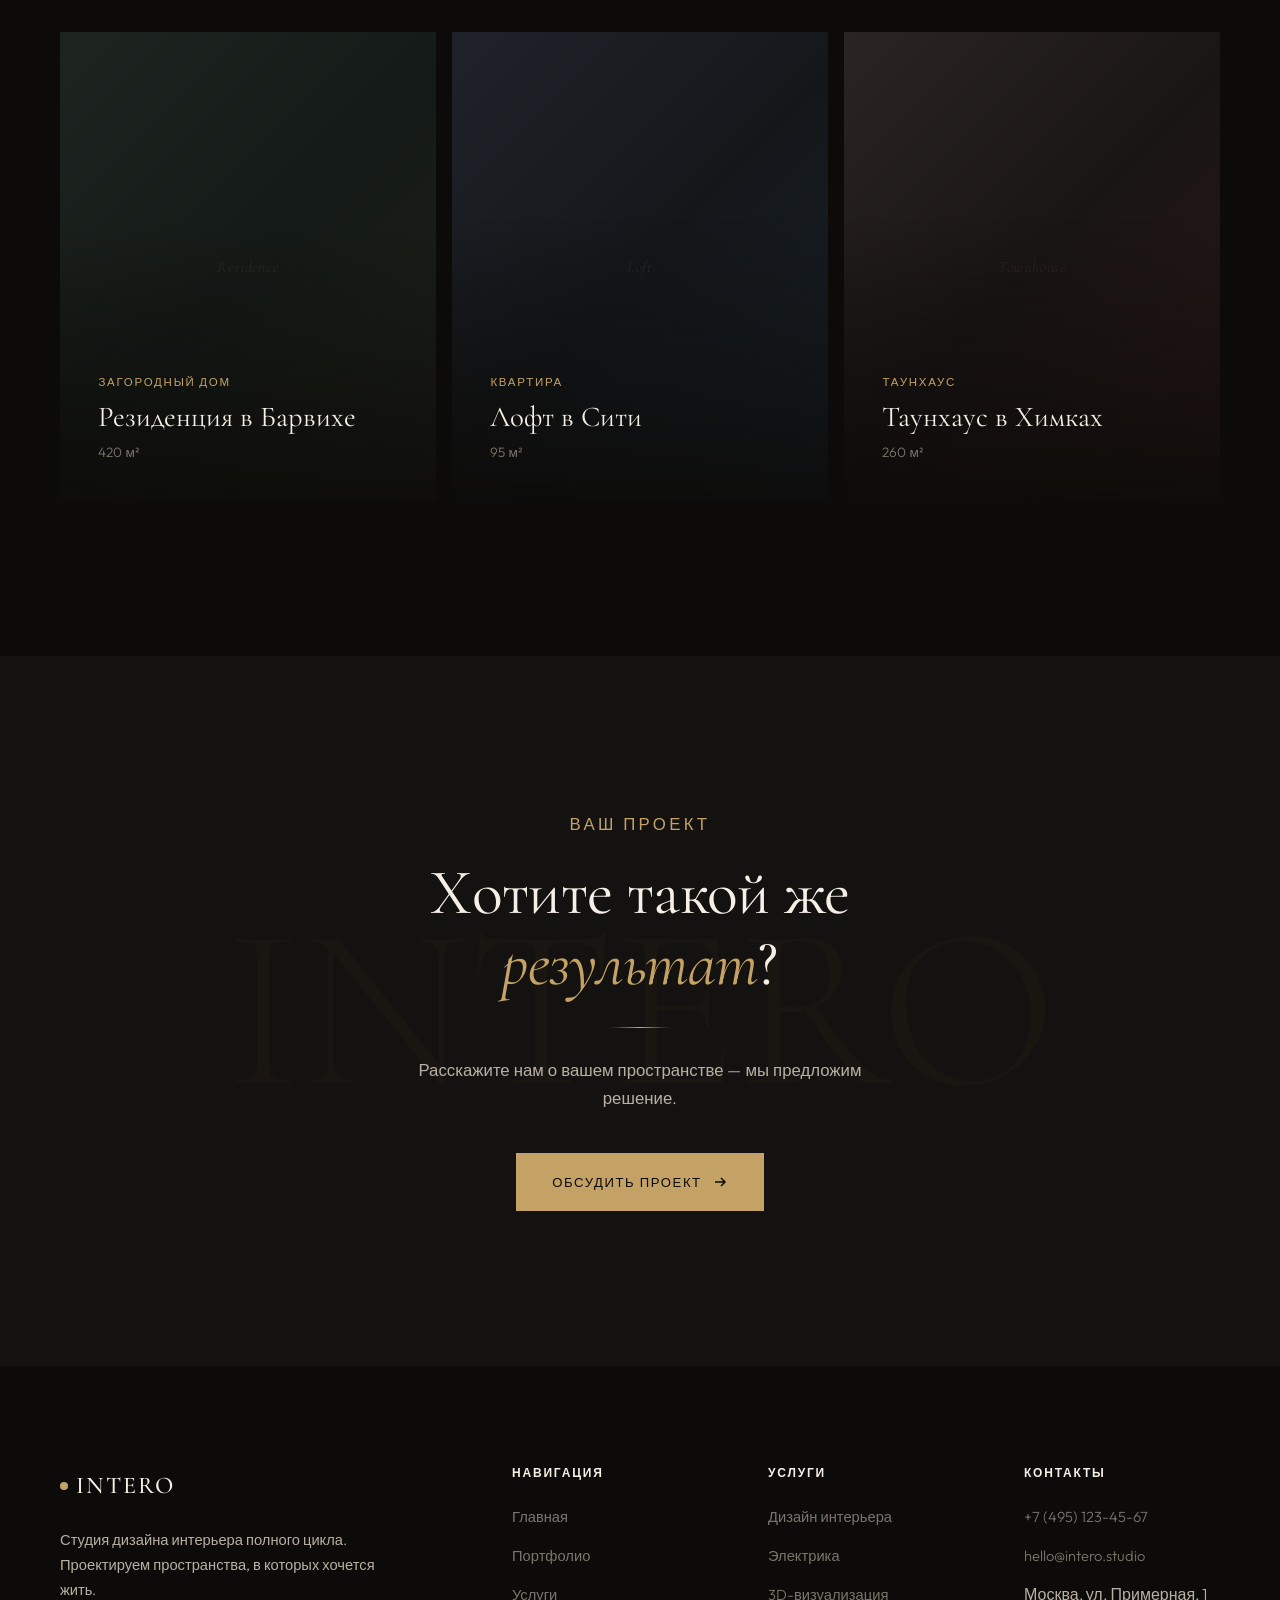
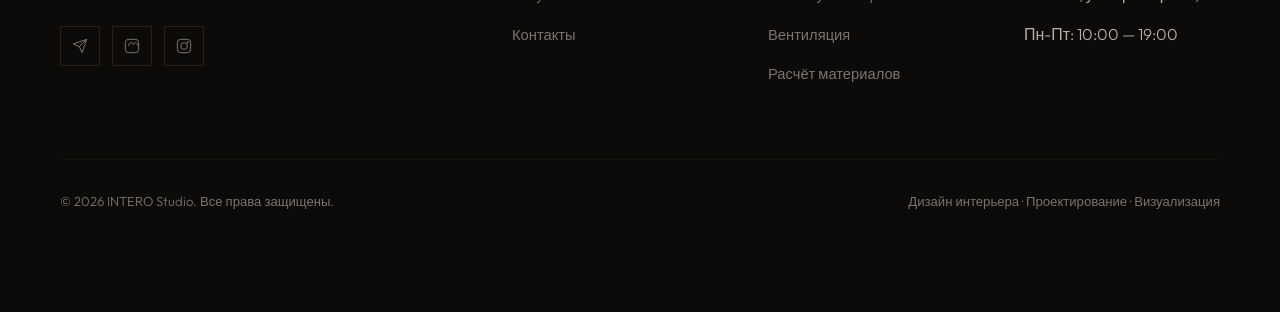
<file: project.html>
<!DOCTYPE html>
<html lang="ru">
<head>
  <meta charset="UTF-8">
  <meta name="viewport" content="width=device-width, initial-scale=1.0">
  <title>Пентхаус на Патриарших — INTERO Studio</title>
  <meta name="description" content="Дизайн-проект пентхауса на Патриарших прудах. 180 м², полный цикл проектирования включая электрику и вентиляцию.">

  <link rel="preconnect" href="https://fonts.googleapis.com">
  <link rel="preconnect" href="https://fonts.gstatic.com" crossorigin>
  <link href="https://fonts.googleapis.com/css2?family=Cormorant+Garamond:ital,wght@0,400;0,500;0,600;1,400;1,500&family=Outfit:wght@300;400;500;600&display=swap" rel="stylesheet">

  <link rel="stylesheet" href="css/style.css">
</head>
<body>

  <div class="page-transition active"></div>
  <div class="custom-cursor"></div>

  <!-- ==================== NAVIGATION ==================== -->
  <nav class="nav">
    <div class="nav__inner">
      <a href="index.html" class="nav__logo">
        <span class="nav__logo-dot"></span>
        INTERO
      </a>
      <div class="nav__links">
        <a href="index.html" class="nav__link">Главная</a>
        <a href="portfolio.html" class="nav__link active">Портфолио</a>
        <a href="services.html" class="nav__link">Услуги</a>
        <a href="index.html#contacts" class="nav__cta">Связаться</a>
      </div>
      <button class="nav__burger" aria-label="Меню">
        <span></span><span></span><span></span>
      </button>
    </div>
  </nav>

  <div class="nav__mobile-menu">
    <a href="index.html" class="nav__mobile-link">Главная</a>
    <a href="portfolio.html" class="nav__mobile-link">Портфолио</a>
    <a href="services.html" class="nav__mobile-link">Услуги</a>
    <a href="index.html#contacts" class="nav__mobile-link">Связаться</a>
  </div>

  <!-- ==================== PROJECT HERO ==================== -->
  <section class="project-hero">
    <div class="placeholder-img placeholder-img--1 project-hero__image" style="display:flex;align-items:center;justify-content:center;">
      <span class="placeholder-img__label" style="font-size:2rem;">Hero Photography — Living Room</span>
    </div>
    <div class="project-hero__overlay">
      <div class="container project-hero__content">
        <p class="label section-label" style="opacity:0;animation:fadeUp 0.8s 0.2s ease forwards;">Квартира &middot; 2025</p>
        <h1 style="opacity:0;animation:fadeUp 0.8s 0.4s ease forwards;">Пентхаус<br>на <em class="text-italic text-accent">Патриарших</em></h1>
      </div>
    </div>
  </section>

  <!-- ==================== PROJECT INFO ==================== -->
  <section class="section">
    <div class="container">
      <div class="project-info">
        <div class="project-info__text reveal">
          <p>
            Проект пентхауса на Патриарших прудах стал одним из самых амбициозных
            в нашем портфолио. Клиенты — молодая семья с двумя детьми — хотели
            получить пространство, которое сочетает в себе элегантность и функциональность.
          </p>
          <p>
            Мы разработали концепцию «тёплого минимализма»: натуральные материалы,
            мягкая палитра, много воздуха и света. Каждая комната имеет свой характер,
            но все они объединены общей дизайнерской идеей.
          </p>
          <p>
            Особое внимание было уделено инженерным системам. Мы спроектировали
            полную систему «умного дома», включая сценарии освещения, климат-контроль
            и мультирум. Приточно-вытяжная вентиляция с рекуперацией обеспечивает
            свежий воздух круглый год.
          </p>

          <div style="margin-top:40px;">
            <h3 style="margin-bottom:20px;">Что было сделано</h3>
            <div class="service-detail__features">
              <div class="service-detail__feature">Полный дизайн-проект с рабочей документацией</div>
              <div class="service-detail__feature">Проектирование электрики и слаботочных систем</div>
              <div class="service-detail__feature">Проект вентиляции и кондиционирования</div>
              <div class="service-detail__feature">3D-визуализация всех помещений (12 рендеров)</div>
              <div class="service-detail__feature">Расчёт и подбор всех материалов</div>
              <div class="service-detail__feature">Авторский надзор на протяжении ремонта</div>
              <div class="service-detail__feature">Комплектация мебелью и декором</div>
            </div>
          </div>
        </div>

        <div class="project-info__details reveal stagger-2">
          <div class="project-info__detail-item">
            <div class="project-info__detail-label">Площадь</div>
            <div class="project-info__detail-value">180 м²</div>
          </div>
          <div class="project-info__detail-item">
            <div class="project-info__detail-label">Локация</div>
            <div class="project-info__detail-value">Москва, Патриаршие пруды</div>
          </div>
          <div class="project-info__detail-item">
            <div class="project-info__detail-label">Тип объекта</div>
            <div class="project-info__detail-value">Пентхаус, 4 комнаты</div>
          </div>
          <div class="project-info__detail-item">
            <div class="project-info__detail-label">Стиль</div>
            <div class="project-info__detail-value">Тёплый минимализм</div>
          </div>
          <div class="project-info__detail-item">
            <div class="project-info__detail-label">Срок реализации</div>
            <div class="project-info__detail-value">8 месяцев</div>
          </div>
          <div class="project-info__detail-item">
            <div class="project-info__detail-label">Год</div>
            <div class="project-info__detail-value">2025</div>
          </div>
          <div class="project-info__detail-item">
            <div class="project-info__detail-label">Услуги</div>
            <div class="project-info__detail-value">Полный цикл</div>
          </div>
        </div>
      </div>
    </div>
  </section>

  <!-- ==================== PROJECT GALLERY ==================== -->
  <section class="section section--alt">
    <div class="container">
      <div class="section__header reveal">
        <p class="label section-label">Галерея</p>
        <h2>Фото <em class="text-italic text-accent">проекта</em></h2>
      </div>

      <div class="project-gallery">
        <div class="project-gallery__item project-gallery__item--wide reveal">
          <div class="placeholder-img placeholder-img--1" style="aspect-ratio:16/9;">
            <span class="placeholder-img__label">Гостиная — панорамный вид</span>
          </div>
        </div>
        <div class="project-gallery__item reveal stagger-1">
          <div class="placeholder-img placeholder-img--2" style="aspect-ratio:1/1;">
            <span class="placeholder-img__label">Кухня</span>
          </div>
        </div>
        <div class="project-gallery__item reveal stagger-2">
          <div class="placeholder-img placeholder-img--3" style="aspect-ratio:1/1;">
            <span class="placeholder-img__label">Спальня</span>
          </div>
        </div>
        <div class="project-gallery__item reveal stagger-1">
          <div class="placeholder-img placeholder-img--4" style="aspect-ratio:1/1;">
            <span class="placeholder-img__label">Ванная комната</span>
          </div>
        </div>
        <div class="project-gallery__item reveal stagger-2">
          <div class="placeholder-img placeholder-img--5" style="aspect-ratio:1/1;">
            <span class="placeholder-img__label">Детская</span>
          </div>
        </div>
        <div class="project-gallery__item project-gallery__item--wide reveal">
          <div class="placeholder-img placeholder-img--3" style="aspect-ratio:16/9;">
            <span class="placeholder-img__label">Прихожая и коридор</span>
          </div>
        </div>
      </div>
    </div>
  </section>

  <!-- ==================== RELATED PROJECTS ==================== -->
  <section class="section">
    <div class="container">
      <div class="section__header" style="display:flex;justify-content:space-between;align-items:flex-end;flex-wrap:wrap;gap:20px;">
        <div class="reveal">
          <p class="label section-label">Ещё проекты</p>
          <h2>Похожие <em class="text-italic text-accent">работы</em></h2>
        </div>
        <div class="reveal stagger-2">
          <a href="portfolio.html" class="btn btn--text">
            Все проекты
            <svg class="btn__arrow" width="16" height="16" viewBox="0 0 16 16" fill="none"><path d="M3 8h10M9 4l4 4-4 4" stroke="currentColor" stroke-width="1.5"/></svg>
          </a>
        </div>
      </div>

      <div class="portfolio-grid" style="grid-template-columns:repeat(3,1fr);">
        <a href="project.html" class="project-card reveal stagger-1" style="grid-column:span 1;">
          <div class="project-card__image">
            <div class="placeholder-img placeholder-img--2">
              <span class="placeholder-img__label">Residence</span>
            </div>
          </div>
          <div class="project-card__overlay">
            <span class="project-card__category">Загородный дом</span>
            <h3 class="project-card__title">Резиденция в Барвихе</h3>
            <span class="project-card__meta">420 м²</span>
          </div>
          <div class="project-card__arrow">
            <svg viewBox="0 0 16 16" fill="none"><path d="M4 12L12 4M12 4H6M12 4v6" stroke="currentColor" stroke-width="1.5"/></svg>
          </div>
        </a>

        <a href="project.html" class="project-card reveal stagger-2" style="grid-column:span 1;">
          <div class="project-card__image">
            <div class="placeholder-img placeholder-img--4">
              <span class="placeholder-img__label">Loft</span>
            </div>
          </div>
          <div class="project-card__overlay">
            <span class="project-card__category">Квартира</span>
            <h3 class="project-card__title">Лофт в Сити</h3>
            <span class="project-card__meta">95 м²</span>
          </div>
          <div class="project-card__arrow">
            <svg viewBox="0 0 16 16" fill="none"><path d="M4 12L12 4M12 4H6M12 4v6" stroke="currentColor" stroke-width="1.5"/></svg>
          </div>
        </a>

        <a href="project.html" class="project-card reveal stagger-3" style="grid-column:span 1;">
          <div class="project-card__image">
            <div class="placeholder-img placeholder-img--5">
              <span class="placeholder-img__label">Townhouse</span>
            </div>
          </div>
          <div class="project-card__overlay">
            <span class="project-card__category">Таунхаус</span>
            <h3 class="project-card__title">Таунхаус в Химках</h3>
            <span class="project-card__meta">260 м²</span>
          </div>
          <div class="project-card__arrow">
            <svg viewBox="0 0 16 16" fill="none"><path d="M4 12L12 4M12 4H6M12 4v6" stroke="currentColor" stroke-width="1.5"/></svg>
          </div>
        </a>
      </div>
    </div>
  </section>

  <!-- ==================== CTA ==================== -->
  <section class="section section--alt cta">
    <div class="cta__bg-text">INTERO</div>
    <div class="container" style="position:relative;z-index:1;">
      <div class="reveal">
        <p class="label" style="margin-bottom:20px;">Ваш проект</p>
        <h2>Хотите такой же<br><em class="text-italic text-accent">результат</em>?</h2>
        <div class="golden-divider golden-divider--center" style="margin:28px auto;"></div>
        <p>Расскажите нам о вашем пространстве — мы предложим решение.</p>
        <div style="margin-top:40px;">
          <a href="index.html#contacts" class="btn btn--primary">
            Обсудить проект
            <svg class="btn__arrow" width="16" height="16" viewBox="0 0 16 16" fill="none"><path d="M3 8h10M9 4l4 4-4 4" stroke="currentColor" stroke-width="1.5"/></svg>
          </a>
        </div>
      </div>
    </div>
  </section>

  <!-- ==================== FOOTER ==================== -->
  <footer class="footer">
    <div class="container">
      <div class="footer__grid">
        <div class="footer__brand">
          <div class="footer__logo">
            <span class="nav__logo-dot"></span>
            INTERO
          </div>
          <p>Студия дизайна интерьера полного цикла. Проектируем пространства, в которых хочется жить.</p>
          <div class="footer__social">
            <a href="#" aria-label="Telegram">
              <svg viewBox="0 0 24 24" fill="none" stroke="currentColor" stroke-width="1.5"><path d="M22 2L11 13M22 2l-7 20-4-9-9-4 20-7z"/></svg>
            </a>
            <a href="#" aria-label="VK">
              <svg viewBox="0 0 24 24" fill="none" stroke="currentColor" stroke-width="1.5"><rect x="2" y="2" width="20" height="20" rx="5"/><path d="M7 12c0-2 1-5 4-5s3 3 3 3 0-3 3-3 4 3 4 5"/></svg>
            </a>
            <a href="#" aria-label="Instagram">
              <svg viewBox="0 0 24 24" fill="none" stroke="currentColor" stroke-width="1.5"><rect x="2" y="2" width="20" height="20" rx="5"/><circle cx="12" cy="12" r="5"/><circle cx="17.5" cy="6.5" r="1.5" fill="currentColor" stroke="none"/></svg>
            </a>
          </div>
        </div>
        <div>
          <h5 class="footer__heading">Навигация</h5>
          <ul class="footer__links">
            <li><a href="index.html">Главная</a></li>
            <li><a href="portfolio.html">Портфолио</a></li>
            <li><a href="services.html">Услуги</a></li>
            <li><a href="index.html#contacts">Контакты</a></li>
          </ul>
        </div>
        <div>
          <h5 class="footer__heading">Услуги</h5>
          <ul class="footer__links">
            <li><a href="services.html">Дизайн интерьера</a></li>
            <li><a href="services.html">Электрика</a></li>
            <li><a href="services.html">3D-визуализация</a></li>
            <li><a href="services.html">Вентиляция</a></li>
            <li><a href="services.html">Расчёт материалов</a></li>
          </ul>
        </div>
        <div>
          <h5 class="footer__heading">Контакты</h5>
          <ul class="footer__links">
            <li><a href="tel:+74951234567">+7 (495) 123-45-67</a></li>
            <li><a href="mailto:hello@intero.studio">hello@intero.studio</a></li>
            <li>Москва, ул. Примерная, 1</li>
            <li>Пн-Пт: 10:00 — 19:00</li>
          </ul>
        </div>
      </div>
      <div class="footer__bottom">
        <p>&copy; 2026 INTERO Studio. Все права защищены.</p>
        <p>Дизайн интерьера &middot; Проектирование &middot; Визуализация</p>
      </div>
    </div>
  </footer>

  <script src="js/main.js"></script>
</body>
</html>
</file>
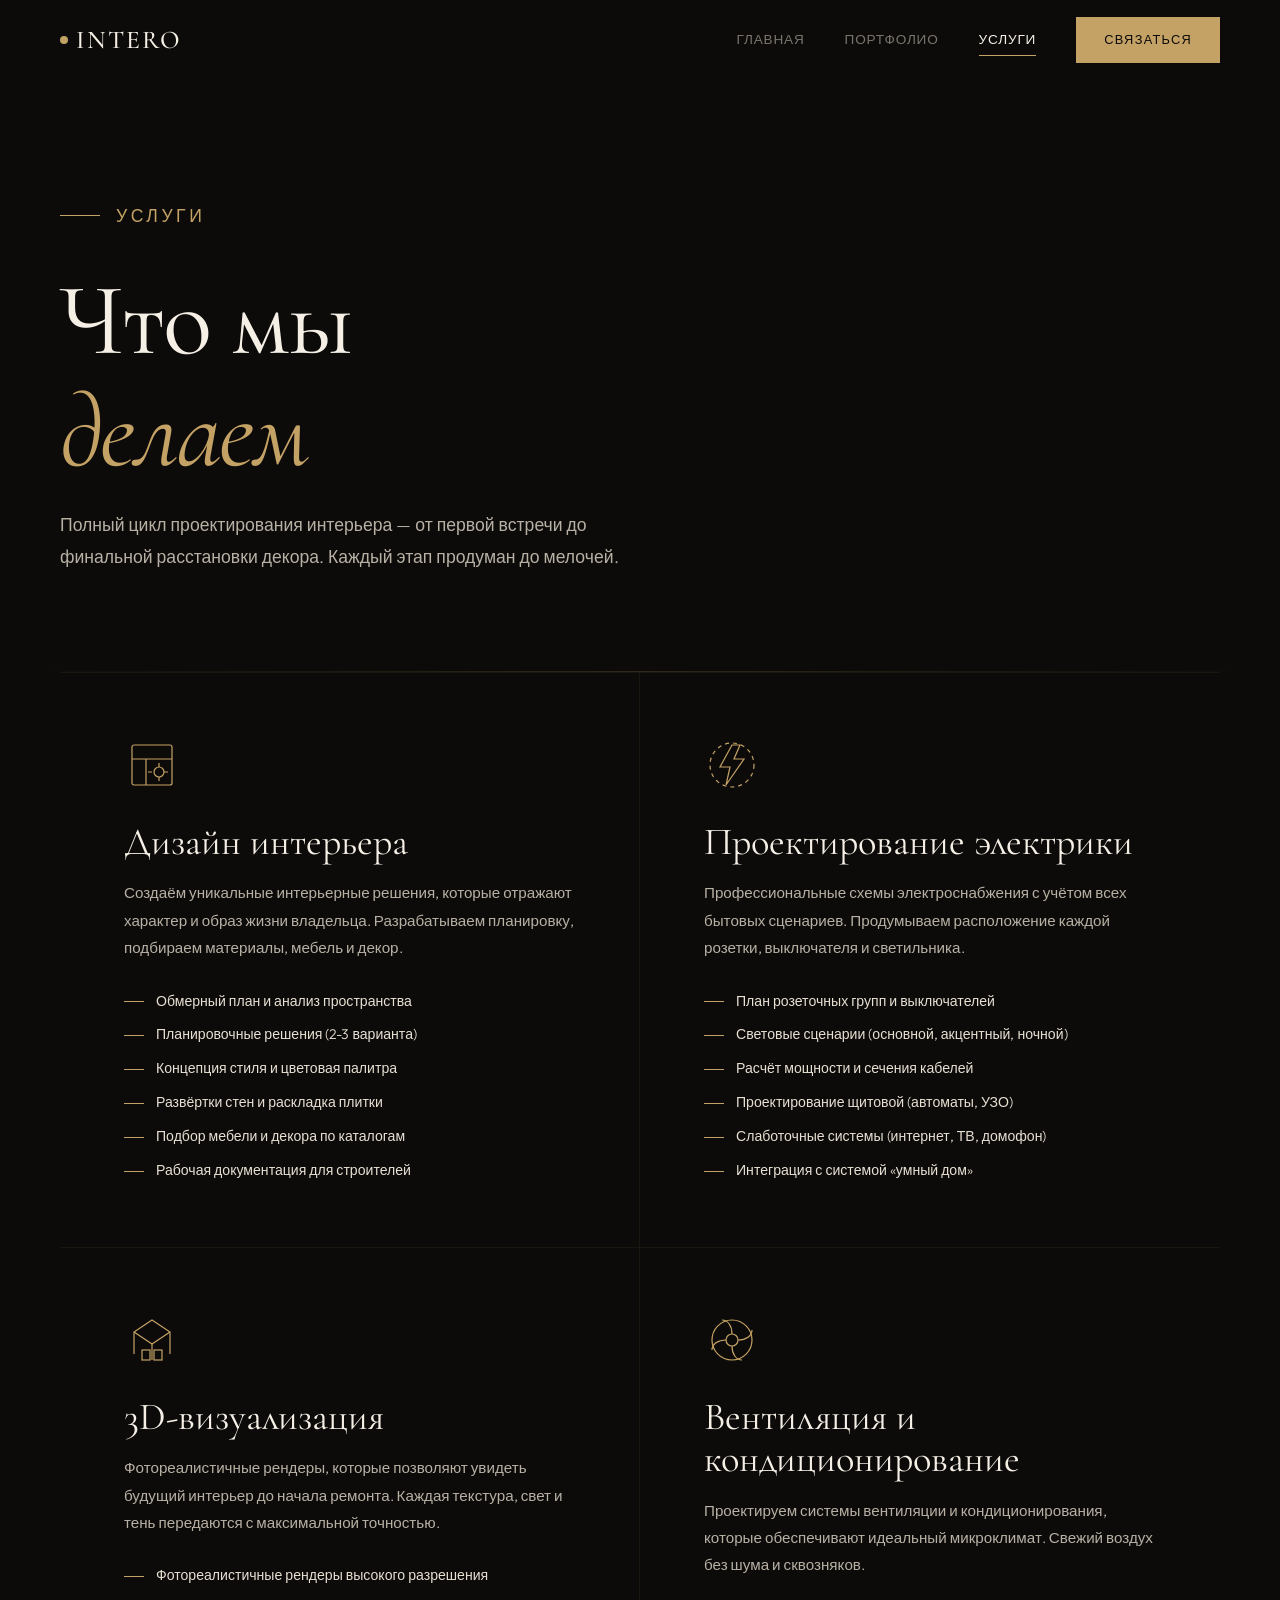
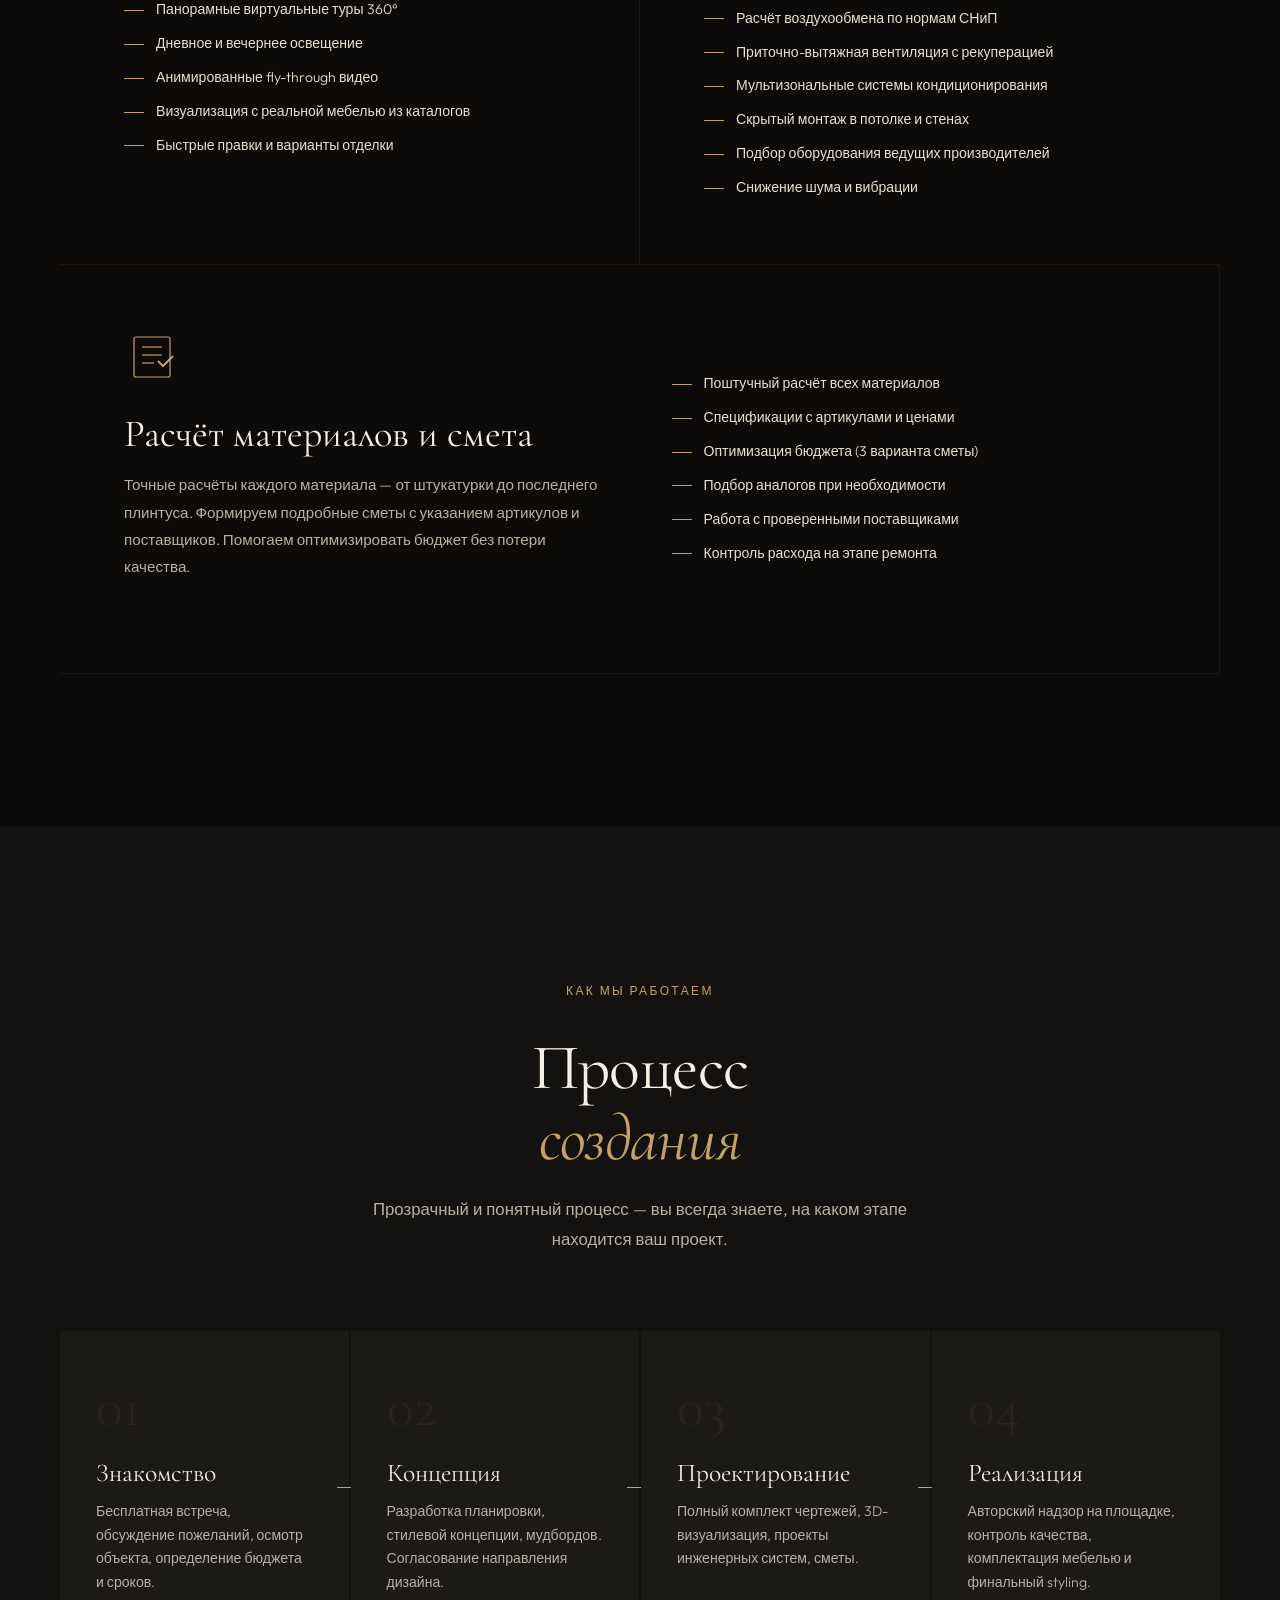
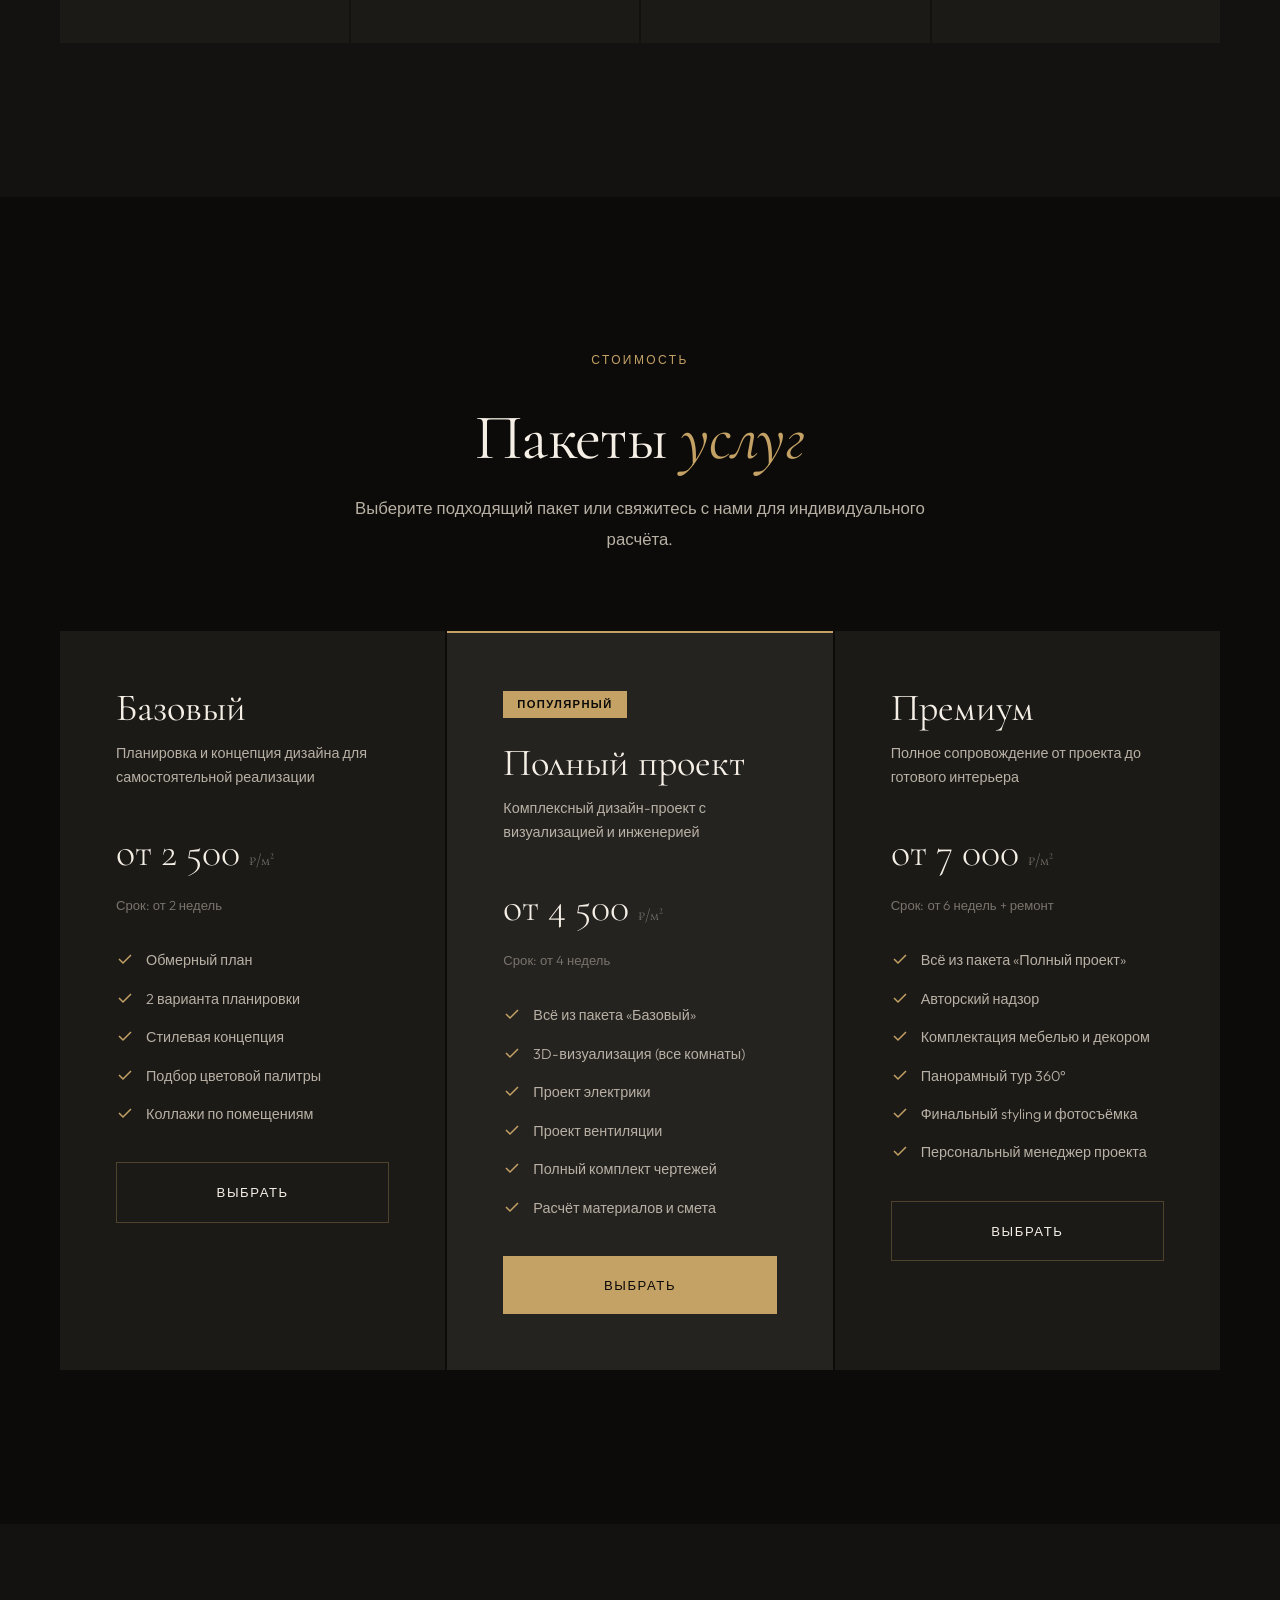
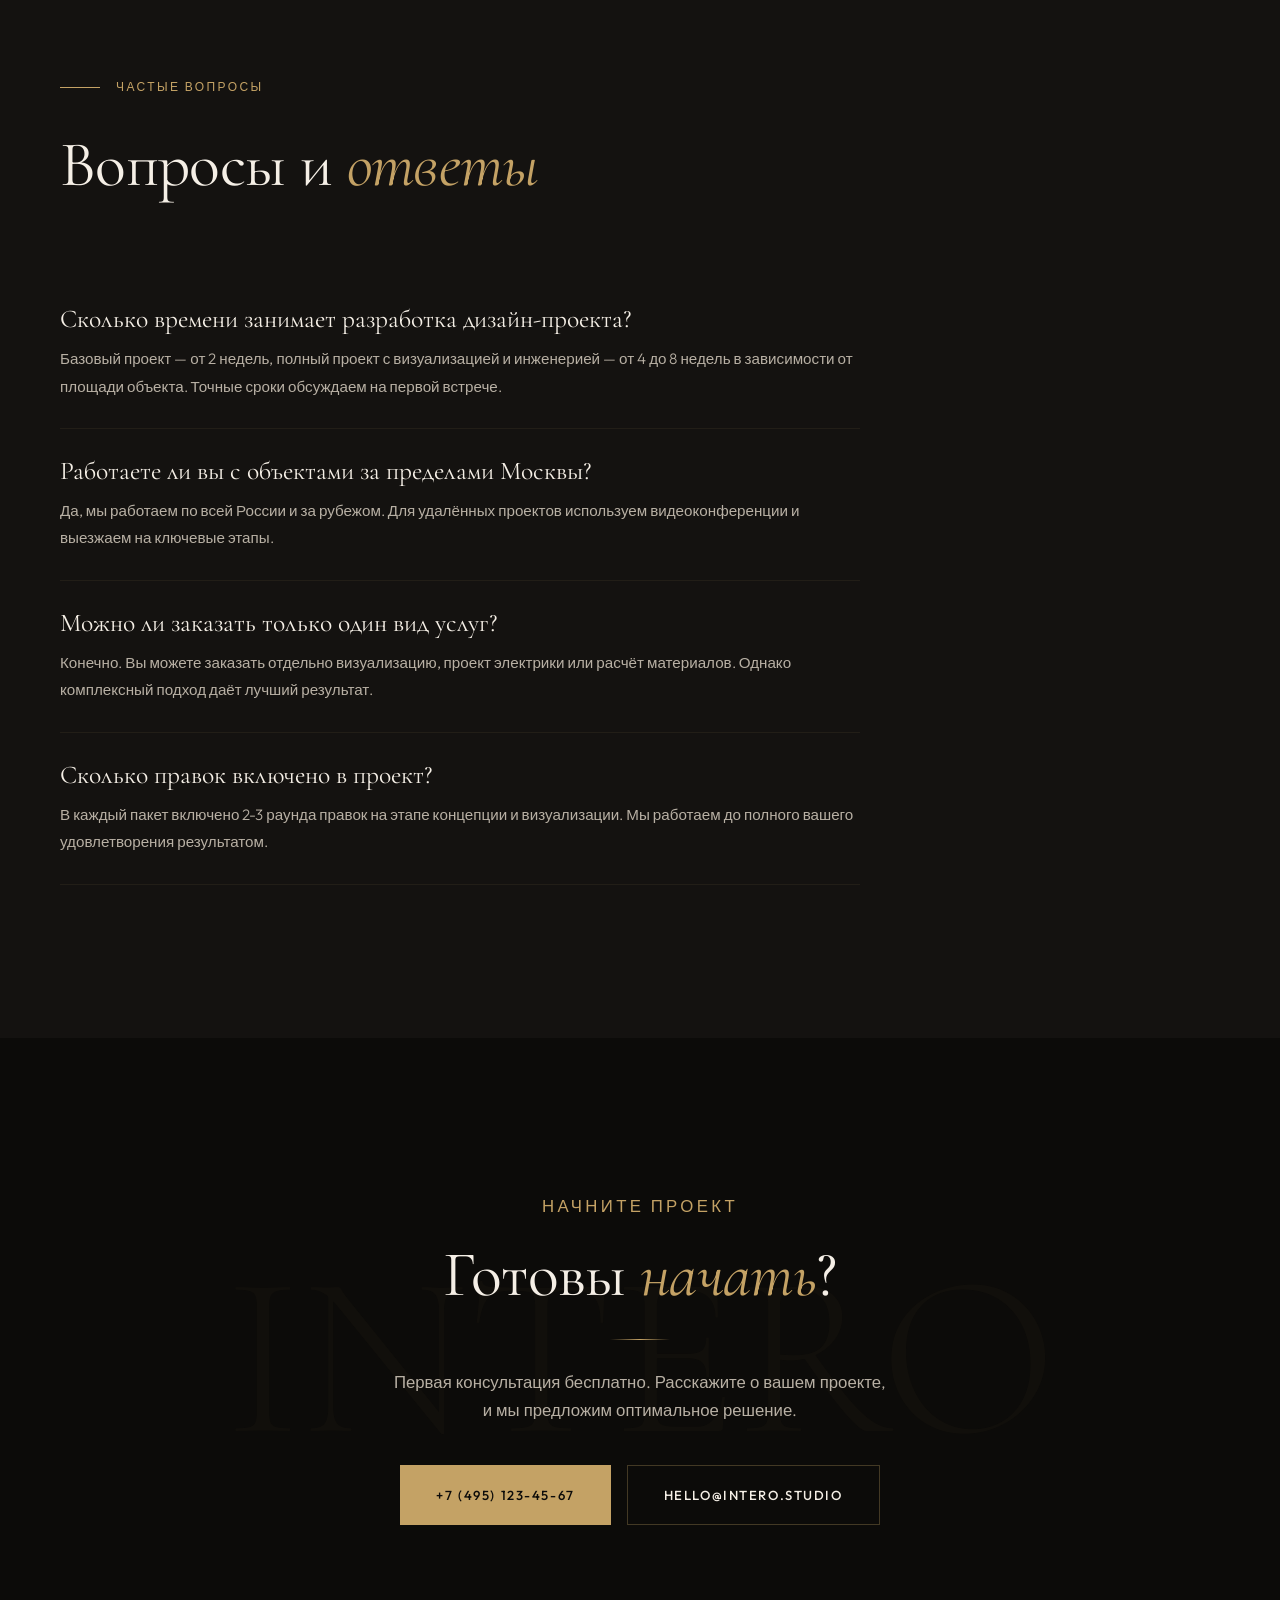
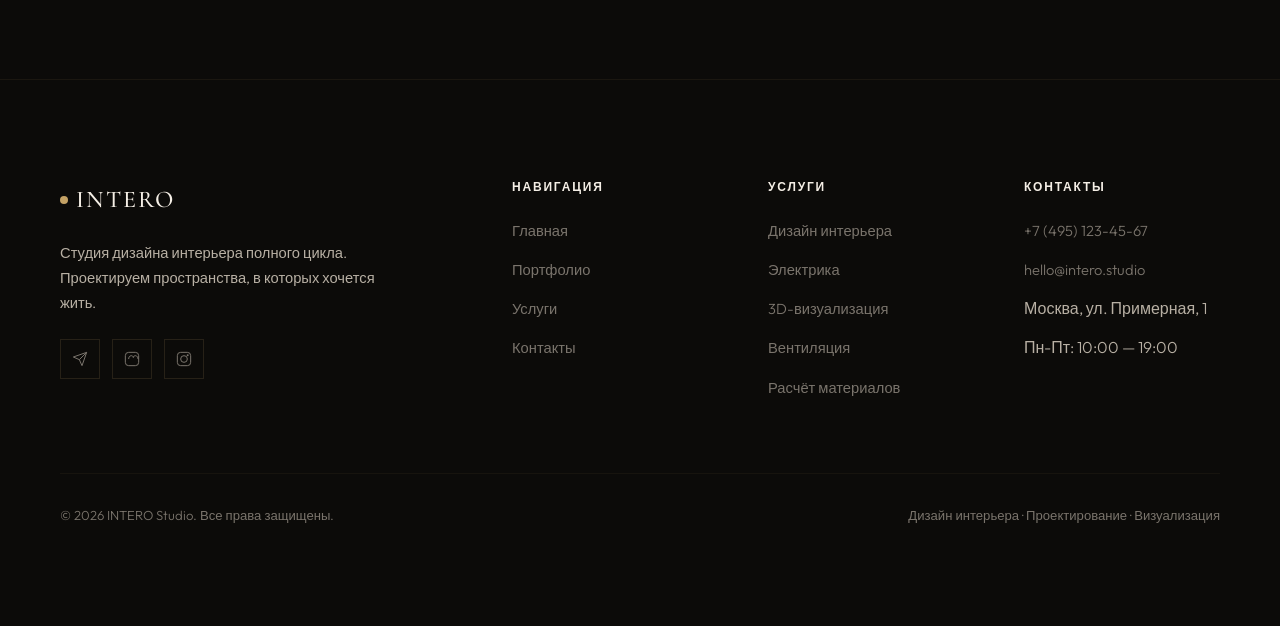
<file: services.html>
<!DOCTYPE html>
<html lang="ru">
<head>
  <meta charset="UTF-8">
  <meta name="viewport" content="width=device-width, initial-scale=1.0">
  <title>Услуги — INTERO Studio</title>
  <meta name="description" content="Услуги студии INTERO: дизайн интерьера, проектирование электрики, вентиляции, 3D-визуализация, расчёт материалов.">

  <link rel="preconnect" href="https://fonts.googleapis.com">
  <link rel="preconnect" href="https://fonts.gstatic.com" crossorigin>
  <link href="https://fonts.googleapis.com/css2?family=Cormorant+Garamond:ital,wght@0,400;0,500;0,600;1,400;1,500&family=Outfit:wght@300;400;500;600&display=swap" rel="stylesheet">

  <link rel="stylesheet" href="css/style.css">
</head>
<body>

  <div class="page-transition active"></div>
  <div class="custom-cursor"></div>

  <!-- ==================== NAVIGATION ==================== -->
  <nav class="nav">
    <div class="nav__inner">
      <a href="index.html" class="nav__logo">
        <span class="nav__logo-dot"></span>
        INTERO
      </a>
      <div class="nav__links">
        <a href="index.html" class="nav__link">Главная</a>
        <a href="portfolio.html" class="nav__link">Портфолио</a>
        <a href="services.html" class="nav__link active">Услуги</a>
        <a href="index.html#contacts" class="nav__cta">Связаться</a>
      </div>
      <button class="nav__burger" aria-label="Меню">
        <span></span><span></span><span></span>
      </button>
    </div>
  </nav>

  <div class="nav__mobile-menu">
    <a href="index.html" class="nav__mobile-link">Главная</a>
    <a href="portfolio.html" class="nav__mobile-link">Портфолио</a>
    <a href="services.html" class="nav__mobile-link">Услуги</a>
    <a href="index.html#contacts" class="nav__mobile-link">Связаться</a>
  </div>

  <!-- ==================== PAGE HERO ==================== -->
  <section class="page-hero">
    <div class="container">
      <p class="label section-label" style="opacity:0;animation:fadeUp 0.8s 0.1s ease forwards;">Услуги</p>
      <h1>Что мы<br><em class="text-italic text-accent">делаем</em></h1>
      <p>Полный цикл проектирования интерьера — от первой встречи до финальной расстановки декора. Каждый этап продуман до мелочей.</p>
    </div>
  </section>

  <!-- ==================== SERVICES DETAIL ==================== -->
  <section class="section" style="padding-top:0;">
    <div class="container">
      <div class="service-detail">

        <!-- Service 1: Дизайн интерьера -->
        <div class="service-detail__item reveal">
          <div class="service-detail__icon">
            <svg viewBox="0 0 56 56"><rect x="8" y="8" width="40" height="40" rx="2"/><line x1="8" y1="22" x2="48" y2="22"/><line x1="22" y1="22" x2="22" y2="48"/><circle cx="35" cy="35" r="5"/><path d="M35 30v-4M35 44v-4M28 35h-4M44 35h-4"/></svg>
          </div>
          <h3>Дизайн интерьера</h3>
          <p>
            Создаём уникальные интерьерные решения, которые отражают
            характер и образ жизни владельца. Разрабатываем планировку,
            подбираем материалы, мебель и декор.
          </p>
          <div class="service-detail__features">
            <div class="service-detail__feature">Обмерный план и анализ пространства</div>
            <div class="service-detail__feature">Планировочные решения (2-3 варианта)</div>
            <div class="service-detail__feature">Концепция стиля и цветовая палитра</div>
            <div class="service-detail__feature">Развёртки стен и раскладка плитки</div>
            <div class="service-detail__feature">Подбор мебели и декора по каталогам</div>
            <div class="service-detail__feature">Рабочая документация для строителей</div>
          </div>
        </div>

        <!-- Service 2: Проектирование электрики -->
        <div class="service-detail__item reveal stagger-1">
          <div class="service-detail__icon">
            <svg viewBox="0 0 56 56"><path d="M28 8l-12 22h10l-4 18 18-26H30l6-14z"/><circle cx="28" cy="28" r="22" stroke-dasharray="4 4"/></svg>
          </div>
          <h3>Проектирование электрики</h3>
          <p>
            Профессиональные схемы электроснабжения с учётом всех
            бытовых сценариев. Продумываем расположение каждой розетки,
            выключателя и светильника.
          </p>
          <div class="service-detail__features">
            <div class="service-detail__feature">План розеточных групп и выключателей</div>
            <div class="service-detail__feature">Световые сценарии (основной, акцентный, ночной)</div>
            <div class="service-detail__feature">Расчёт мощности и сечения кабелей</div>
            <div class="service-detail__feature">Проектирование щитовой (автоматы, УЗО)</div>
            <div class="service-detail__feature">Слаботочные системы (интернет, ТВ, домофон)</div>
            <div class="service-detail__feature">Интеграция с системой «умный дом»</div>
          </div>
        </div>

        <!-- Service 3: 3D-визуализация -->
        <div class="service-detail__item reveal">
          <div class="service-detail__icon">
            <svg viewBox="0 0 56 56"><path d="M10 42V20l18-12 18 12v22"/><path d="M10 20l18 12 18-12"/><line x1="28" y1="32" x2="28" y2="48"/><rect x="18" y="38" width="8" height="10"/><rect x="30" y="38" width="8" height="10"/></svg>
          </div>
          <h3>3D-визуализация</h3>
          <p>
            Фотореалистичные рендеры, которые позволяют увидеть
            будущий интерьер до начала ремонта. Каждая текстура,
            свет и тень передаются с максимальной точностью.
          </p>
          <div class="service-detail__features">
            <div class="service-detail__feature">Фотореалистичные рендеры высокого разрешения</div>
            <div class="service-detail__feature">Панорамные виртуальные туры 360°</div>
            <div class="service-detail__feature">Дневное и вечернее освещение</div>
            <div class="service-detail__feature">Анимированные fly-through видео</div>
            <div class="service-detail__feature">Визуализация с реальной мебелью из каталогов</div>
            <div class="service-detail__feature">Быстрые правки и варианты отделки</div>
          </div>
        </div>

        <!-- Service 4: Вентиляция -->
        <div class="service-detail__item reveal stagger-1">
          <div class="service-detail__icon">
            <svg viewBox="0 0 56 56"><circle cx="28" cy="28" r="6"/><path d="M28 22c0-8-4-14-10-14"/><path d="M34 28c8 0 14-4 14-10"/><path d="M28 34c0 8 4 14 10 14"/><path d="M22 28c-8 0-14 4-14 10"/><circle cx="28" cy="28" r="20"/></svg>
          </div>
          <h3>Вентиляция и кондиционирование</h3>
          <p>
            Проектируем системы вентиляции и кондиционирования,
            которые обеспечивают идеальный микроклимат. Свежий воздух
            без шума и сквозняков.
          </p>
          <div class="service-detail__features">
            <div class="service-detail__feature">Расчёт воздухообмена по нормам СНиП</div>
            <div class="service-detail__feature">Приточно-вытяжная вентиляция с рекуперацией</div>
            <div class="service-detail__feature">Мультизональные системы кондиционирования</div>
            <div class="service-detail__feature">Скрытый монтаж в потолке и стенах</div>
            <div class="service-detail__feature">Подбор оборудования ведущих производителей</div>
            <div class="service-detail__feature">Снижение шума и вибрации</div>
          </div>
        </div>

        <!-- Service 5: Расчёт материалов (full width) -->
        <div class="service-detail__item reveal" style="grid-column:1/-1;display:grid;grid-template-columns:1fr 1fr;gap:clamp(40px,5vw,80px);">
          <div>
            <div class="service-detail__icon">
              <svg viewBox="0 0 56 56"><rect x="10" y="8" width="36" height="40" rx="2"/><line x1="18" y1="18" x2="38" y2="18"/><line x1="18" y1="26" x2="38" y2="26"/><line x1="18" y1="34" x2="30" y2="34"/><path d="M34 32l5 5 10-10" stroke-width="2"/></svg>
            </div>
            <h3>Расчёт материалов и смета</h3>
            <p>
              Точные расчёты каждого материала — от штукатурки до
              последнего плинтуса. Формируем подробные сметы с
              указанием артикулов и поставщиков. Помогаем оптимизировать
              бюджет без потери качества.
            </p>
          </div>
          <div class="service-detail__features" style="justify-content:center;">
            <div class="service-detail__feature">Поштучный расчёт всех материалов</div>
            <div class="service-detail__feature">Спецификации с артикулами и ценами</div>
            <div class="service-detail__feature">Оптимизация бюджета (3 варианта сметы)</div>
            <div class="service-detail__feature">Подбор аналогов при необходимости</div>
            <div class="service-detail__feature">Работа с проверенными поставщиками</div>
            <div class="service-detail__feature">Контроль расхода на этапе ремонта</div>
          </div>
        </div>
      </div>
    </div>
  </section>

  <!-- ==================== PROCESS ==================== -->
  <section class="section section--alt">
    <div class="container">
      <div class="section__header section__header--center reveal">
        <p class="label section-label">Как мы работаем</p>
        <h2>Процесс<br><em class="text-italic text-accent">создания</em></h2>
        <p class="section__description">
          Прозрачный и понятный процесс — вы всегда знаете,
          на каком этапе находится ваш проект.
        </p>
      </div>

      <div class="process-steps">
        <div class="process-step reveal stagger-1">
          <h4>Знакомство</h4>
          <p>Бесплатная встреча, обсуждение пожеланий, осмотр объекта, определение бюджета и сроков.</p>
          <div class="process-step__connector"></div>
        </div>
        <div class="process-step reveal stagger-2">
          <h4>Концепция</h4>
          <p>Разработка планировки, стилевой концепции, мудбордов. Согласование направления дизайна.</p>
          <div class="process-step__connector"></div>
        </div>
        <div class="process-step reveal stagger-3">
          <h4>Проектирование</h4>
          <p>Полный комплект чертежей, 3D-визуализация, проекты инженерных систем, сметы.</p>
          <div class="process-step__connector"></div>
        </div>
        <div class="process-step reveal stagger-4">
          <h4>Реализация</h4>
          <p>Авторский надзор на площадке, контроль качества, комплектация мебелью и финальный styling.</p>
        </div>
      </div>
    </div>
  </section>

  <!-- ==================== PRICING ==================== -->
  <section class="section">
    <div class="container">
      <div class="section__header section__header--center reveal">
        <p class="label section-label">Стоимость</p>
        <h2>Пакеты <em class="text-italic text-accent">услуг</em></h2>
        <p class="section__description">
          Выберите подходящий пакет или свяжитесь с нами
          для индивидуального расчёта.
        </p>
      </div>

      <div class="pricing-grid">
        <!-- Package 1 -->
        <div class="pricing-card reveal stagger-1">
          <h3>Базовый</h3>
          <p class="pricing-card__desc">Планировка и концепция дизайна для самостоятельной реализации</p>
          <div class="pricing-card__price">
            от 2 500 <span>&#8381;/м²</span>
          </div>
          <p class="pricing-card__note">Срок: от 2 недель</p>
          <div class="pricing-card__features">
            <div class="pricing-card__feature">
              <svg viewBox="0 0 18 18" fill="none"><path d="M3 9l4 4 8-8" stroke="currentColor" stroke-width="1.5"/></svg>
              Обмерный план
            </div>
            <div class="pricing-card__feature">
              <svg viewBox="0 0 18 18" fill="none"><path d="M3 9l4 4 8-8" stroke="currentColor" stroke-width="1.5"/></svg>
              2 варианта планировки
            </div>
            <div class="pricing-card__feature">
              <svg viewBox="0 0 18 18" fill="none"><path d="M3 9l4 4 8-8" stroke="currentColor" stroke-width="1.5"/></svg>
              Стилевая концепция
            </div>
            <div class="pricing-card__feature">
              <svg viewBox="0 0 18 18" fill="none"><path d="M3 9l4 4 8-8" stroke="currentColor" stroke-width="1.5"/></svg>
              Подбор цветовой палитры
            </div>
            <div class="pricing-card__feature">
              <svg viewBox="0 0 18 18" fill="none"><path d="M3 9l4 4 8-8" stroke="currentColor" stroke-width="1.5"/></svg>
              Коллажи по помещениям
            </div>
          </div>
          <a href="index.html#contacts" class="btn btn--outline" style="width:100%;justify-content:center;">Выбрать</a>
        </div>

        <!-- Package 2 (Featured) -->
        <div class="pricing-card pricing-card--featured reveal stagger-2">
          <span class="pricing-card__badge">Популярный</span>
          <h3>Полный проект</h3>
          <p class="pricing-card__desc">Комплексный дизайн-проект с визуализацией и инженерией</p>
          <div class="pricing-card__price">
            от 4 500 <span>&#8381;/м²</span>
          </div>
          <p class="pricing-card__note">Срок: от 4 недель</p>
          <div class="pricing-card__features">
            <div class="pricing-card__feature">
              <svg viewBox="0 0 18 18" fill="none"><path d="M3 9l4 4 8-8" stroke="currentColor" stroke-width="1.5"/></svg>
              Всё из пакета «Базовый»
            </div>
            <div class="pricing-card__feature">
              <svg viewBox="0 0 18 18" fill="none"><path d="M3 9l4 4 8-8" stroke="currentColor" stroke-width="1.5"/></svg>
              3D-визуализация (все комнаты)
            </div>
            <div class="pricing-card__feature">
              <svg viewBox="0 0 18 18" fill="none"><path d="M3 9l4 4 8-8" stroke="currentColor" stroke-width="1.5"/></svg>
              Проект электрики
            </div>
            <div class="pricing-card__feature">
              <svg viewBox="0 0 18 18" fill="none"><path d="M3 9l4 4 8-8" stroke="currentColor" stroke-width="1.5"/></svg>
              Проект вентиляции
            </div>
            <div class="pricing-card__feature">
              <svg viewBox="0 0 18 18" fill="none"><path d="M3 9l4 4 8-8" stroke="currentColor" stroke-width="1.5"/></svg>
              Полный комплект чертежей
            </div>
            <div class="pricing-card__feature">
              <svg viewBox="0 0 18 18" fill="none"><path d="M3 9l4 4 8-8" stroke="currentColor" stroke-width="1.5"/></svg>
              Расчёт материалов и смета
            </div>
          </div>
          <a href="index.html#contacts" class="btn btn--primary" style="width:100%;justify-content:center;">Выбрать</a>
        </div>

        <!-- Package 3 -->
        <div class="pricing-card reveal stagger-3">
          <h3>Премиум</h3>
          <p class="pricing-card__desc">Полное сопровождение от проекта до готового интерьера</p>
          <div class="pricing-card__price">
            от 7 000 <span>&#8381;/м²</span>
          </div>
          <p class="pricing-card__note">Срок: от 6 недель + ремонт</p>
          <div class="pricing-card__features">
            <div class="pricing-card__feature">
              <svg viewBox="0 0 18 18" fill="none"><path d="M3 9l4 4 8-8" stroke="currentColor" stroke-width="1.5"/></svg>
              Всё из пакета «Полный проект»
            </div>
            <div class="pricing-card__feature">
              <svg viewBox="0 0 18 18" fill="none"><path d="M3 9l4 4 8-8" stroke="currentColor" stroke-width="1.5"/></svg>
              Авторский надзор
            </div>
            <div class="pricing-card__feature">
              <svg viewBox="0 0 18 18" fill="none"><path d="M3 9l4 4 8-8" stroke="currentColor" stroke-width="1.5"/></svg>
              Комплектация мебелью и декором
            </div>
            <div class="pricing-card__feature">
              <svg viewBox="0 0 18 18" fill="none"><path d="M3 9l4 4 8-8" stroke="currentColor" stroke-width="1.5"/></svg>
              Панорамный тур 360°
            </div>
            <div class="pricing-card__feature">
              <svg viewBox="0 0 18 18" fill="none"><path d="M3 9l4 4 8-8" stroke="currentColor" stroke-width="1.5"/></svg>
              Финальный styling и фотосъёмка
            </div>
            <div class="pricing-card__feature">
              <svg viewBox="0 0 18 18" fill="none"><path d="M3 9l4 4 8-8" stroke="currentColor" stroke-width="1.5"/></svg>
              Персональный менеджер проекта
            </div>
          </div>
          <a href="index.html#contacts" class="btn btn--outline" style="width:100%;justify-content:center;">Выбрать</a>
        </div>
      </div>
    </div>
  </section>

  <!-- ==================== FAQ ==================== -->
  <section class="section section--alt">
    <div class="container">
      <div class="section__header reveal">
        <p class="label section-label">Частые вопросы</p>
        <h2>Вопросы и <em class="text-italic text-accent">ответы</em></h2>
      </div>

      <div style="max-width:800px;">
        <div class="reveal stagger-1" style="padding:28px 0;border-bottom:1px solid rgba(196,162,101,0.08);">
          <h4 style="margin-bottom:12px;cursor:pointer;">Сколько времени занимает разработка дизайн-проекта?</h4>
          <p style="font-size:0.95rem;line-height:1.8;">
            Базовый проект — от 2 недель, полный проект с визуализацией и инженерией — от 4 до 8 недель
            в зависимости от площади объекта. Точные сроки обсуждаем на первой встрече.
          </p>
        </div>
        <div class="reveal stagger-2" style="padding:28px 0;border-bottom:1px solid rgba(196,162,101,0.08);">
          <h4 style="margin-bottom:12px;">Работаете ли вы с объектами за пределами Москвы?</h4>
          <p style="font-size:0.95rem;line-height:1.8;">
            Да, мы работаем по всей России и за рубежом. Для удалённых проектов используем
            видеоконференции и выезжаем на ключевые этапы.
          </p>
        </div>
        <div class="reveal stagger-3" style="padding:28px 0;border-bottom:1px solid rgba(196,162,101,0.08);">
          <h4 style="margin-bottom:12px;">Можно ли заказать только один вид услуг?</h4>
          <p style="font-size:0.95rem;line-height:1.8;">
            Конечно. Вы можете заказать отдельно визуализацию, проект электрики или
            расчёт материалов. Однако комплексный подход даёт лучший результат.
          </p>
        </div>
        <div class="reveal stagger-4" style="padding:28px 0;border-bottom:1px solid rgba(196,162,101,0.08);">
          <h4 style="margin-bottom:12px;">Сколько правок включено в проект?</h4>
          <p style="font-size:0.95rem;line-height:1.8;">
            В каждый пакет включено 2-3 раунда правок на этапе концепции и визуализации.
            Мы работаем до полного вашего удовлетворения результатом.
          </p>
        </div>
      </div>
    </div>
  </section>

  <!-- ==================== CTA ==================== -->
  <section class="section cta">
    <div class="cta__bg-text">INTERO</div>
    <div class="container" style="position:relative;z-index:1;">
      <div class="reveal">
        <p class="label" style="margin-bottom:20px;">Начните проект</p>
        <h2>Готовы <em class="text-italic text-accent">начать</em>?</h2>
        <div class="golden-divider golden-divider--center" style="margin:28px auto;"></div>
        <p>Первая консультация бесплатно. Расскажите о вашем проекте,<br>и мы предложим оптимальное решение.</p>
        <div style="margin-top:40px;display:flex;gap:16px;justify-content:center;flex-wrap:wrap;">
          <a href="tel:+74951234567" class="btn btn--primary">
            +7 (495) 123-45-67
          </a>
          <a href="mailto:hello@intero.studio" class="btn btn--outline">
            hello@intero.studio
          </a>
        </div>
      </div>
    </div>
  </section>

  <!-- ==================== FOOTER ==================== -->
  <footer class="footer">
    <div class="container">
      <div class="footer__grid">
        <div class="footer__brand">
          <div class="footer__logo">
            <span class="nav__logo-dot"></span>
            INTERO
          </div>
          <p>Студия дизайна интерьера полного цикла. Проектируем пространства, в которых хочется жить.</p>
          <div class="footer__social">
            <a href="#" aria-label="Telegram">
              <svg viewBox="0 0 24 24" fill="none" stroke="currentColor" stroke-width="1.5"><path d="M22 2L11 13M22 2l-7 20-4-9-9-4 20-7z"/></svg>
            </a>
            <a href="#" aria-label="VK">
              <svg viewBox="0 0 24 24" fill="none" stroke="currentColor" stroke-width="1.5"><rect x="2" y="2" width="20" height="20" rx="5"/><path d="M7 12c0-2 1-5 4-5s3 3 3 3 0-3 3-3 4 3 4 5"/></svg>
            </a>
            <a href="#" aria-label="Instagram">
              <svg viewBox="0 0 24 24" fill="none" stroke="currentColor" stroke-width="1.5"><rect x="2" y="2" width="20" height="20" rx="5"/><circle cx="12" cy="12" r="5"/><circle cx="17.5" cy="6.5" r="1.5" fill="currentColor" stroke="none"/></svg>
            </a>
          </div>
        </div>
        <div>
          <h5 class="footer__heading">Навигация</h5>
          <ul class="footer__links">
            <li><a href="index.html">Главная</a></li>
            <li><a href="portfolio.html">Портфолио</a></li>
            <li><a href="services.html">Услуги</a></li>
            <li><a href="index.html#contacts">Контакты</a></li>
          </ul>
        </div>
        <div>
          <h5 class="footer__heading">Услуги</h5>
          <ul class="footer__links">
            <li><a href="services.html">Дизайн интерьера</a></li>
            <li><a href="services.html">Электрика</a></li>
            <li><a href="services.html">3D-визуализация</a></li>
            <li><a href="services.html">Вентиляция</a></li>
            <li><a href="services.html">Расчёт материалов</a></li>
          </ul>
        </div>
        <div>
          <h5 class="footer__heading">Контакты</h5>
          <ul class="footer__links">
            <li><a href="tel:+74951234567">+7 (495) 123-45-67</a></li>
            <li><a href="mailto:hello@intero.studio">hello@intero.studio</a></li>
            <li>Москва, ул. Примерная, 1</li>
            <li>Пн-Пт: 10:00 — 19:00</li>
          </ul>
        </div>
      </div>
      <div class="footer__bottom">
        <p>&copy; 2026 INTERO Studio. Все права защищены.</p>
        <p>Дизайн интерьера &middot; Проектирование &middot; Визуализация</p>
      </div>
    </div>
  </footer>

  <script src="js/main.js"></script>
</body>
</html>
</file>
<file: css/style.css>
/* ============================================
   INTERO STUDIO — Premium Interior Design
   Warm Architectural Luxury Theme
   ============================================ */

/* --- CSS Variables --- */
:root {
  --color-bg: #0c0b09;
  --color-bg-alt: #141210;
  --color-surface: #1c1a17;
  --color-surface-hover: #252320;
  --color-cream: #f5efe6;
  --color-cream-soft: #e8dfd3;
  --color-text: #b8b0a4;
  --color-text-muted: #7a746c;
  --color-accent: #c4a265;
  --color-accent-hover: #d4b578;
  --color-sage: #7d8c74;
  --color-sage-soft: #6b7a62;

  --font-display: 'Cormorant Garamond', 'Georgia', serif;
  --font-body: 'Outfit', 'Helvetica Neue', sans-serif;

  --nav-height: 80px;
  --section-padding: clamp(80px, 12vw, 160px);
  --container-width: 1320px;
  --container-padding: clamp(20px, 5vw, 60px);

  --transition-smooth: 0.6s cubic-bezier(0.23, 1, 0.32, 1);
  --transition-fast: 0.3s cubic-bezier(0.23, 1, 0.32, 1);
  --transition-spring: 0.8s cubic-bezier(0.34, 1.56, 0.64, 1);
}

/* --- Reset & Base --- */
*,
*::before,
*::after {
  margin: 0;
  padding: 0;
  box-sizing: border-box;
}

html {
  scroll-behavior: smooth;
  -webkit-font-smoothing: antialiased;
  -moz-osx-font-smoothing: grayscale;
}

body {
  font-family: var(--font-body);
  font-weight: 300;
  font-size: 16px;
  line-height: 1.7;
  color: var(--color-text);
  background-color: var(--color-bg);
  overflow-x: hidden;
}

img {
  max-width: 100%;
  height: auto;
  display: block;
}

a {
  color: inherit;
  text-decoration: none;
  transition: color var(--transition-fast);
}

ul, ol {
  list-style: none;
}

button {
  font-family: inherit;
  cursor: pointer;
  border: none;
  background: none;
  color: inherit;
}

::selection {
  background: var(--color-accent);
  color: var(--color-bg);
}

/* --- Utility --- */
.container {
  max-width: var(--container-width);
  margin: 0 auto;
  padding-left: var(--container-padding);
  padding-right: var(--container-padding);
}

.sr-only {
  position: absolute;
  width: 1px;
  height: 1px;
  overflow: hidden;
  clip: rect(0, 0, 0, 0);
  white-space: nowrap;
}

/* --- Typography --- */
h1, h2, h3, h4, h5 {
  font-family: var(--font-display);
  font-weight: 400;
  color: var(--color-cream);
  line-height: 1.1;
}

h1 {
  font-size: clamp(3rem, 8vw, 7.5rem);
  letter-spacing: -0.02em;
}

h2 {
  font-size: clamp(2.2rem, 5vw, 4.5rem);
  letter-spacing: -0.01em;
}

h3 {
  font-size: clamp(1.5rem, 3vw, 2.5rem);
}

h4 {
  font-size: clamp(1.2rem, 2vw, 1.6rem);
}

.text-accent {
  color: var(--color-accent);
}

.text-italic {
  font-style: italic;
}

.label {
  font-family: var(--font-body);
  font-size: 0.75rem;
  font-weight: 500;
  letter-spacing: 0.2em;
  text-transform: uppercase;
  color: var(--color-accent);
}

.section-label {
  display: flex;
  align-items: center;
  gap: 16px;
  margin-bottom: 32px;
}

.section-label::before {
  content: '';
  width: 40px;
  height: 1px;
  background: var(--color-accent);
}

/* --- Golden Line Motif --- */
.golden-divider {
  width: 60px;
  height: 1px;
  background: linear-gradient(90deg, var(--color-accent), transparent);
  margin: 24px 0;
}

.golden-divider--center {
  margin-left: auto;
  margin-right: auto;
  background: linear-gradient(90deg, transparent, var(--color-accent), transparent);
}

/* --- Scroll Animations --- */
.reveal {
  opacity: 0;
  transform: translateY(40px);
  transition: opacity 0.8s ease, transform 0.8s cubic-bezier(0.23, 1, 0.32, 1);
}

.reveal.visible {
  opacity: 1;
  transform: translateY(0);
}

.reveal-left {
  opacity: 0;
  transform: translateX(-60px);
  transition: opacity 0.8s ease, transform 0.8s cubic-bezier(0.23, 1, 0.32, 1);
}

.reveal-left.visible {
  opacity: 1;
  transform: translateX(0);
}

.reveal-right {
  opacity: 0;
  transform: translateX(60px);
  transition: opacity 0.8s ease, transform 0.8s cubic-bezier(0.23, 1, 0.32, 1);
}

.reveal-right.visible {
  opacity: 1;
  transform: translateX(0);
}

.stagger-1 { transition-delay: 0.1s; }
.stagger-2 { transition-delay: 0.2s; }
.stagger-3 { transition-delay: 0.3s; }
.stagger-4 { transition-delay: 0.4s; }
.stagger-5 { transition-delay: 0.5s; }

/* ============================================
   NAVIGATION
   ============================================ */
.nav {
  position: fixed;
  top: 0;
  left: 0;
  right: 0;
  height: var(--nav-height);
  z-index: 1000;
  transition: background var(--transition-fast), box-shadow var(--transition-fast);
}

.nav.scrolled {
  background: rgba(12, 11, 9, 0.92);
  backdrop-filter: blur(20px);
  -webkit-backdrop-filter: blur(20px);
  box-shadow: 0 1px 0 rgba(196, 162, 101, 0.1);
}

.nav__inner {
  max-width: var(--container-width);
  margin: 0 auto;
  padding: 0 var(--container-padding);
  height: 100%;
  display: flex;
  align-items: center;
  justify-content: space-between;
}

.nav__logo {
  font-family: var(--font-display);
  font-size: 1.6rem;
  color: var(--color-cream);
  letter-spacing: 0.08em;
  font-weight: 500;
  display: flex;
  align-items: center;
  gap: 8px;
}

.nav__logo-dot {
  width: 8px;
  height: 8px;
  background: var(--color-accent);
  border-radius: 50%;
  display: inline-block;
}

.nav__links {
  display: flex;
  align-items: center;
  gap: 40px;
}

.nav__link {
  font-size: 0.85rem;
  font-weight: 400;
  letter-spacing: 0.06em;
  text-transform: uppercase;
  color: var(--color-text-muted);
  position: relative;
  padding: 4px 0;
}

.nav__link::after {
  content: '';
  position: absolute;
  bottom: 0;
  left: 0;
  width: 0;
  height: 1px;
  background: var(--color-accent);
  transition: width var(--transition-fast);
}

.nav__link:hover,
.nav__link.active {
  color: var(--color-cream);
}

.nav__link:hover::after,
.nav__link.active::after {
  width: 100%;
}

.nav__cta {
  font-size: 0.8rem;
  font-weight: 500;
  letter-spacing: 0.1em;
  text-transform: uppercase;
  color: var(--color-bg);
  background: var(--color-accent);
  padding: 12px 28px;
  transition: background var(--transition-fast), transform var(--transition-fast);
}

.nav__cta:hover {
  background: var(--color-accent-hover);
  transform: translateY(-1px);
}

/* Mobile Menu Toggle */
.nav__burger {
  display: none;
  flex-direction: column;
  gap: 6px;
  width: 28px;
  cursor: pointer;
  z-index: 1001;
}

.nav__burger span {
  display: block;
  width: 100%;
  height: 1.5px;
  background: var(--color-cream);
  transition: var(--transition-fast);
  transform-origin: center;
}

.nav__burger.open span:nth-child(1) {
  transform: rotate(45deg) translate(5px, 5px);
}

.nav__burger.open span:nth-child(2) {
  opacity: 0;
}

.nav__burger.open span:nth-child(3) {
  transform: rotate(-45deg) translate(5px, -5px);
}

/* Mobile Menu */
.nav__mobile-menu {
  display: none;
  position: fixed;
  inset: 0;
  background: rgba(12, 11, 9, 0.98);
  backdrop-filter: blur(30px);
  z-index: 999;
  flex-direction: column;
  align-items: center;
  justify-content: center;
  gap: 32px;
  opacity: 0;
  transition: opacity var(--transition-fast);
}

.nav__mobile-menu.open {
  display: flex;
  opacity: 1;
}

.nav__mobile-link {
  font-family: var(--font-display);
  font-size: 2.2rem;
  color: var(--color-cream);
  transition: color var(--transition-fast);
}

.nav__mobile-link:hover {
  color: var(--color-accent);
}

@media (max-width: 900px) {
  .nav__links {
    display: none;
  }
  .nav__burger {
    display: flex;
  }
}

/* ============================================
   HERO SECTION
   ============================================ */
.hero {
  min-height: 100vh;
  display: flex;
  align-items: flex-end;
  padding-top: var(--nav-height);
  padding-bottom: clamp(60px, 10vw, 120px);
  position: relative;
  overflow: hidden;
}

.hero__bg {
  position: absolute;
  inset: 0;
  z-index: -2;
}

.hero__bg-image {
  width: 100%;
  height: 100%;
  object-fit: cover;
  filter: brightness(0.3) saturate(0.8);
}

.hero__bg-gradient {
  position: absolute;
  inset: 0;
  background:
    linear-gradient(180deg, rgba(12,11,9,0.4) 0%, rgba(12,11,9,0.1) 40%, rgba(12,11,9,0.85) 100%),
    linear-gradient(90deg, rgba(12,11,9,0.6) 0%, transparent 50%);
  z-index: 1;
}

.hero__noise {
  position: absolute;
  inset: 0;
  z-index: -1;
  opacity: 0.03;
  background-image: url("data:image/svg+xml,%3Csvg viewBox='0 0 256 256' xmlns='http://www.w3.org/2000/svg'%3E%3Cfilter id='noise'%3E%3CfeTurbulence type='fractalNoise' baseFrequency='0.9' numOctaves='4' stitchTiles='stitch'/%3E%3C/filter%3E%3Crect width='100%25' height='100%25' filter='url(%23noise)'/%3E%3C/svg%3E");
  background-size: 256px;
}

.hero__content {
  position: relative;
  z-index: 2;
}

.hero__label {
  margin-bottom: 24px;
  opacity: 0;
  animation: fadeUp 1s 0.3s ease forwards;
}

.hero__title {
  max-width: 900px;
  margin-bottom: 32px;
  opacity: 0;
  animation: fadeUp 1s 0.5s ease forwards;
}

.hero__title em {
  font-style: italic;
  color: var(--color-accent);
}

.hero__subtitle {
  max-width: 560px;
  font-size: clamp(1rem, 1.5vw, 1.2rem);
  line-height: 1.8;
  margin-bottom: 48px;
  opacity: 0;
  animation: fadeUp 1s 0.7s ease forwards;
}

.hero__actions {
  display: flex;
  gap: 20px;
  flex-wrap: wrap;
  opacity: 0;
  animation: fadeUp 1s 0.9s ease forwards;
}

.hero__scroll-indicator {
  position: absolute;
  bottom: 40px;
  right: var(--container-padding);
  display: flex;
  flex-direction: column;
  align-items: center;
  gap: 12px;
  opacity: 0;
  animation: fadeUp 1s 1.2s ease forwards;
}

.hero__scroll-indicator span {
  font-size: 0.7rem;
  letter-spacing: 0.2em;
  text-transform: uppercase;
  writing-mode: vertical-rl;
  color: var(--color-text-muted);
}

.hero__scroll-line {
  width: 1px;
  height: 60px;
  background: linear-gradient(to bottom, var(--color-accent), transparent);
  animation: scrollPulse 2s ease-in-out infinite;
}

@keyframes scrollPulse {
  0%, 100% { opacity: 0.3; transform: scaleY(0.6); }
  50% { opacity: 1; transform: scaleY(1); }
}

@keyframes fadeUp {
  from {
    opacity: 0;
    transform: translateY(30px);
  }
  to {
    opacity: 1;
    transform: translateY(0);
  }
}

/* ============================================
   BUTTONS
   ============================================ */
.btn {
  display: inline-flex;
  align-items: center;
  gap: 10px;
  font-family: var(--font-body);
  font-size: 0.82rem;
  font-weight: 500;
  letter-spacing: 0.12em;
  text-transform: uppercase;
  padding: 18px 36px;
  transition: all var(--transition-fast);
  position: relative;
  overflow: hidden;
}

.btn--primary {
  background: var(--color-accent);
  color: var(--color-bg);
}

.btn--primary:hover {
  background: var(--color-accent-hover);
  transform: translateY(-2px);
  box-shadow: 0 12px 40px rgba(196, 162, 101, 0.25);
}

.btn--outline {
  border: 1px solid rgba(196, 162, 101, 0.3);
  color: var(--color-cream);
}

.btn--outline:hover {
  border-color: var(--color-accent);
  background: rgba(196, 162, 101, 0.08);
}

.btn--text {
  padding: 8px 0;
  color: var(--color-accent);
}

.btn--text::after {
  content: '';
  position: absolute;
  bottom: 6px;
  left: 0;
  width: 100%;
  height: 1px;
  background: var(--color-accent);
  transform: scaleX(0);
  transform-origin: right;
  transition: transform var(--transition-fast);
}

.btn--text:hover::after {
  transform: scaleX(1);
  transform-origin: left;
}

.btn__arrow {
  transition: transform var(--transition-fast);
}

.btn:hover .btn__arrow {
  transform: translateX(4px);
}

/* ============================================
   SECTIONS
   ============================================ */
.section {
  padding-top: var(--section-padding);
  padding-bottom: var(--section-padding);
}

.section--alt {
  background: var(--color-bg-alt);
}

.section--surface {
  background: var(--color-surface);
}

.section__header {
  margin-bottom: clamp(48px, 6vw, 80px);
}

.section__header--center {
  text-align: center;
}

.section__header--center .section-label {
  justify-content: center;
}

.section__header--center .section-label::before {
  display: none;
}

.section__description {
  max-width: 600px;
  margin-top: 20px;
  font-size: 1.05rem;
  line-height: 1.8;
}

.section__header--center .section__description {
  margin-left: auto;
  margin-right: auto;
}

/* ============================================
   ABOUT / INTRO SECTION
   ============================================ */
.about-grid {
  display: grid;
  grid-template-columns: 1fr 1fr;
  gap: clamp(40px, 6vw, 100px);
  align-items: center;
}

.about__image-wrapper {
  position: relative;
  aspect-ratio: 3/4;
  overflow: hidden;
}

.about__image {
  width: 100%;
  height: 100%;
  object-fit: cover;
  transition: transform 1.2s cubic-bezier(0.23, 1, 0.32, 1);
}

.about__image-wrapper:hover .about__image {
  transform: scale(1.04);
}

.about__image-accent {
  position: absolute;
  bottom: -20px;
  right: -20px;
  width: 200px;
  height: 200px;
  border: 1px solid var(--color-accent);
  opacity: 0.3;
  z-index: -1;
}

.about__stats {
  display: grid;
  grid-template-columns: repeat(3, 1fr);
  gap: 30px;
  margin-top: 48px;
  padding-top: 48px;
  border-top: 1px solid rgba(196, 162, 101, 0.15);
}

.stat__number {
  font-family: var(--font-display);
  font-size: clamp(2rem, 3.5vw, 3rem);
  color: var(--color-accent);
  line-height: 1;
  margin-bottom: 8px;
}

.stat__text {
  font-size: 0.82rem;
  color: var(--color-text-muted);
  line-height: 1.4;
}

@media (max-width: 768px) {
  .about-grid {
    grid-template-columns: 1fr;
  }
  .about__stats {
    grid-template-columns: repeat(3, 1fr);
    gap: 20px;
  }
}

/* ============================================
   SERVICES PREVIEW
   ============================================ */
.services-grid {
  display: grid;
  grid-template-columns: repeat(auto-fit, minmax(280px, 1fr));
  gap: 2px;
}

.service-card {
  background: var(--color-surface);
  padding: clamp(32px, 4vw, 48px);
  position: relative;
  overflow: hidden;
  transition: background var(--transition-fast);
  display: flex;
  flex-direction: column;
}

.service-card:hover {
  background: var(--color-surface-hover);
}

.service-card__icon {
  width: 48px;
  height: 48px;
  margin-bottom: 24px;
  color: var(--color-accent);
}

.service-card__icon svg {
  width: 100%;
  height: 100%;
  stroke: currentColor;
  stroke-width: 1.5;
  fill: none;
}

.service-card__number {
  font-family: var(--font-display);
  font-size: 4rem;
  color: rgba(196, 162, 101, 0.06);
  position: absolute;
  top: 20px;
  right: 24px;
  line-height: 1;
}

.service-card h4 {
  margin-bottom: 16px;
}

.service-card p {
  font-size: 0.92rem;
  line-height: 1.7;
  flex-grow: 1;
}

.service-card__link {
  margin-top: 28px;
  font-size: 0.78rem;
  font-weight: 500;
  letter-spacing: 0.1em;
  text-transform: uppercase;
  color: var(--color-accent);
  display: inline-flex;
  align-items: center;
  gap: 8px;
}

.service-card__link svg {
  width: 16px;
  height: 16px;
  transition: transform var(--transition-fast);
}

.service-card:hover .service-card__link svg {
  transform: translateX(4px);
}

.service-card__line {
  position: absolute;
  top: 0;
  left: 0;
  width: 0;
  height: 2px;
  background: var(--color-accent);
  transition: width var(--transition-smooth);
}

.service-card:hover .service-card__line {
  width: 100%;
}

/* ============================================
   FEATURED PROJECTS / PORTFOLIO
   ============================================ */
.projects-scroll {
  display: flex;
  gap: 24px;
  overflow-x: auto;
  padding-bottom: 20px;
  scroll-snap-type: x mandatory;
  scrollbar-width: none;
  -ms-overflow-style: none;
  margin: 0 calc(var(--container-padding) * -1);
  padding-left: var(--container-padding);
  padding-right: var(--container-padding);
}

.projects-scroll::-webkit-scrollbar {
  display: none;
}

.project-card {
  flex-shrink: 0;
  width: clamp(300px, 40vw, 480px);
  scroll-snap-align: start;
  position: relative;
  overflow: hidden;
  cursor: pointer;
  group: true;
}

.project-card__image {
  aspect-ratio: 3/4;
  overflow: hidden;
}

.project-card__image img {
  width: 100%;
  height: 100%;
  object-fit: cover;
  transition: transform 0.8s cubic-bezier(0.23, 1, 0.32, 1);
  filter: brightness(0.85) saturate(0.9);
}

.project-card:hover .project-card__image img {
  transform: scale(1.06);
  filter: brightness(0.7) saturate(1);
}

.project-card__overlay {
  position: absolute;
  inset: 0;
  background: linear-gradient(to top, rgba(12,11,9,0.9) 0%, transparent 60%);
  display: flex;
  flex-direction: column;
  justify-content: flex-end;
  padding: clamp(24px, 3vw, 40px);
}

.project-card__category {
  font-size: 0.72rem;
  font-weight: 500;
  letter-spacing: 0.15em;
  text-transform: uppercase;
  color: var(--color-accent);
  margin-bottom: 10px;
}

.project-card__title {
  font-family: var(--font-display);
  font-size: clamp(1.3rem, 2.5vw, 1.8rem);
  color: var(--color-cream);
  margin-bottom: 8px;
}

.project-card__meta {
  font-size: 0.85rem;
  color: var(--color-text-muted);
}

.project-card__arrow {
  position: absolute;
  top: 24px;
  right: 24px;
  width: 48px;
  height: 48px;
  border: 1px solid rgba(245, 239, 230, 0.2);
  display: flex;
  align-items: center;
  justify-content: center;
  opacity: 0;
  transform: translateY(10px);
  transition: all var(--transition-fast);
}

.project-card__arrow svg {
  width: 18px;
  height: 18px;
  color: var(--color-cream);
}

.project-card:hover .project-card__arrow {
  opacity: 1;
  transform: translateY(0);
}

/* Portfolio Grid */
.portfolio-grid {
  display: grid;
  grid-template-columns: repeat(3, 1fr);
  gap: 16px;
}

.portfolio-grid .project-card {
  width: 100%;
}

.portfolio-grid .project-card__image {
  aspect-ratio: 4/5;
}

.portfolio-grid .project-card:nth-child(4) {
  grid-column: span 2;
}

.portfolio-grid .project-card:nth-child(4) .project-card__image {
  aspect-ratio: 16/10;
}

@media (max-width: 900px) {
  .portfolio-grid {
    grid-template-columns: repeat(2, 1fr);
  }
  .portfolio-grid .project-card:nth-child(4) {
    grid-column: span 1;
  }
  .portfolio-grid .project-card__image {
    aspect-ratio: 1/1;
  }
}

@media (max-width: 560px) {
  .portfolio-grid {
    grid-template-columns: 1fr;
  }
}

/* Portfolio Filters */
.portfolio-filters {
  display: flex;
  gap: 8px;
  flex-wrap: wrap;
  margin-bottom: 48px;
}

.portfolio-filter {
  font-size: 0.8rem;
  font-weight: 400;
  letter-spacing: 0.08em;
  text-transform: uppercase;
  padding: 10px 24px;
  border: 1px solid rgba(196, 162, 101, 0.15);
  color: var(--color-text-muted);
  transition: all var(--transition-fast);
}

.portfolio-filter:hover,
.portfolio-filter.active {
  border-color: var(--color-accent);
  color: var(--color-accent);
  background: rgba(196, 162, 101, 0.05);
}

/* ============================================
   CTA SECTION
   ============================================ */
.cta {
  text-align: center;
  position: relative;
  overflow: hidden;
}

.cta__bg-text {
  position: absolute;
  top: 50%;
  left: 50%;
  transform: translate(-50%, -50%);
  font-family: var(--font-display);
  font-size: clamp(6rem, 18vw, 20rem);
  color: rgba(196, 162, 101, 0.03);
  white-space: nowrap;
  pointer-events: none;
  user-select: none;
}

.cta h2 {
  margin-bottom: 20px;
}

.cta p {
  max-width: 500px;
  margin: 0 auto 40px;
  font-size: 1.05rem;
}

/* ============================================
   FOOTER
   ============================================ */
.footer {
  padding: clamp(60px, 8vw, 100px) 0;
  border-top: 1px solid rgba(196, 162, 101, 0.08);
}

.footer__grid {
  display: grid;
  grid-template-columns: 2fr 1fr 1fr 1fr;
  gap: clamp(32px, 5vw, 60px);
}

.footer__brand {
  max-width: 320px;
}

.footer__logo {
  font-family: var(--font-display);
  font-size: 1.5rem;
  color: var(--color-cream);
  letter-spacing: 0.08em;
  font-weight: 500;
  margin-bottom: 20px;
  display: flex;
  align-items: center;
  gap: 8px;
}

.footer__brand p {
  font-size: 0.92rem;
  line-height: 1.7;
  margin-bottom: 24px;
}

.footer__social {
  display: flex;
  gap: 12px;
}

.footer__social a {
  width: 40px;
  height: 40px;
  border: 1px solid rgba(196, 162, 101, 0.15);
  display: flex;
  align-items: center;
  justify-content: center;
  transition: all var(--transition-fast);
}

.footer__social a:hover {
  border-color: var(--color-accent);
  background: rgba(196, 162, 101, 0.1);
}

.footer__social svg {
  width: 16px;
  height: 16px;
  color: var(--color-text-muted);
}

.footer__heading {
  font-family: var(--font-body);
  font-size: 0.75rem;
  font-weight: 600;
  letter-spacing: 0.15em;
  text-transform: uppercase;
  color: var(--color-cream);
  margin-bottom: 24px;
}

.footer__links li {
  margin-bottom: 12px;
}

.footer__links a {
  font-size: 0.92rem;
  color: var(--color-text-muted);
  transition: color var(--transition-fast);
}

.footer__links a:hover {
  color: var(--color-accent);
}

.footer__bottom {
  margin-top: clamp(40px, 6vw, 60px);
  padding-top: 30px;
  border-top: 1px solid rgba(196, 162, 101, 0.06);
  display: flex;
  justify-content: space-between;
  align-items: center;
  flex-wrap: wrap;
  gap: 16px;
}

.footer__bottom p {
  font-size: 0.82rem;
  color: var(--color-text-muted);
}

@media (max-width: 900px) {
  .footer__grid {
    grid-template-columns: 1fr 1fr;
  }
}

@media (max-width: 560px) {
  .footer__grid {
    grid-template-columns: 1fr;
  }
}

/* ============================================
   PAGE HERO (inner pages)
   ============================================ */
.page-hero {
  padding-top: calc(var(--nav-height) + clamp(60px, 10vw, 120px));
  padding-bottom: clamp(60px, 8vw, 100px);
  position: relative;
  overflow: hidden;
}

.page-hero::after {
  content: '';
  position: absolute;
  bottom: 0;
  left: 0;
  right: 0;
  height: 1px;
  background: linear-gradient(90deg, transparent, rgba(196,162,101,0.2), transparent);
}

.page-hero h1 {
  margin-bottom: 20px;
  opacity: 0;
  animation: fadeUp 0.8s 0.2s ease forwards;
}

.page-hero p {
  max-width: 600px;
  font-size: 1.1rem;
  line-height: 1.8;
  opacity: 0;
  animation: fadeUp 0.8s 0.4s ease forwards;
}

/* ============================================
   SERVICES DETAIL PAGE
   ============================================ */
.service-detail {
  display: grid;
  grid-template-columns: 1fr 1fr;
  gap: 0;
  border-top: 1px solid rgba(196, 162, 101, 0.08);
}

.service-detail__item {
  padding: clamp(40px, 5vw, 72px);
  border-bottom: 1px solid rgba(196, 162, 101, 0.08);
  border-right: 1px solid rgba(196, 162, 101, 0.08);
  position: relative;
  overflow: hidden;
  transition: background var(--transition-fast);
}

.service-detail__item:hover {
  background: rgba(196, 162, 101, 0.02);
}

.service-detail__item:nth-child(even) {
  border-right: none;
}

.service-detail__icon {
  width: 56px;
  height: 56px;
  margin-bottom: 28px;
  color: var(--color-accent);
}

.service-detail__icon svg {
  width: 100%;
  height: 100%;
  stroke: currentColor;
  stroke-width: 1.2;
  fill: none;
}

.service-detail__item h3 {
  margin-bottom: 16px;
}

.service-detail__item p {
  font-size: 0.95rem;
  line-height: 1.8;
  margin-bottom: 28px;
}

.service-detail__features {
  display: flex;
  flex-direction: column;
  gap: 10px;
}

.service-detail__feature {
  display: flex;
  align-items: center;
  gap: 12px;
  font-size: 0.88rem;
  color: var(--color-cream-soft);
}

.service-detail__feature::before {
  content: '';
  width: 20px;
  height: 1px;
  background: var(--color-accent);
  flex-shrink: 0;
}

@media (max-width: 768px) {
  .service-detail {
    grid-template-columns: 1fr;
  }
  .service-detail__item {
    border-right: none;
  }
}

/* ============================================
   PROCESS STEPS
   ============================================ */
.process-steps {
  display: grid;
  grid-template-columns: repeat(4, 1fr);
  gap: 2px;
  counter-reset: step;
}

.process-step {
  padding: clamp(32px, 4vw, 48px) clamp(24px, 3vw, 36px);
  background: var(--color-surface);
  position: relative;
  counter-increment: step;
}

.process-step::before {
  content: counter(step, decimal-leading-zero);
  font-family: var(--font-display);
  font-size: 3.5rem;
  color: rgba(196, 162, 101, 0.08);
  line-height: 1;
  display: block;
  margin-bottom: 24px;
}

.process-step h4 {
  margin-bottom: 12px;
}

.process-step p {
  font-size: 0.88rem;
  line-height: 1.7;
}

.process-step__connector {
  position: absolute;
  top: 50%;
  right: -12px;
  width: 24px;
  height: 1px;
  background: var(--color-accent);
  z-index: 1;
}

.process-step:last-child .process-step__connector {
  display: none;
}

@media (max-width: 900px) {
  .process-steps {
    grid-template-columns: repeat(2, 1fr);
  }
  .process-step__connector {
    display: none;
  }
}

@media (max-width: 560px) {
  .process-steps {
    grid-template-columns: 1fr;
  }
}

/* ============================================
   PROJECT DETAIL PAGE
   ============================================ */
.project-hero {
  padding-top: var(--nav-height);
  position: relative;
}

.project-hero__image {
  width: 100%;
  height: 70vh;
  min-height: 400px;
  object-fit: cover;
  filter: brightness(0.6);
}

.project-hero__overlay {
  position: absolute;
  inset: 0;
  background: linear-gradient(to top, var(--color-bg) 0%, transparent 50%);
  display: flex;
  align-items: flex-end;
}

.project-hero__content {
  padding-bottom: clamp(40px, 6vw, 80px);
}

.project-info {
  display: grid;
  grid-template-columns: 2fr 1fr;
  gap: clamp(40px, 6vw, 80px);
}

.project-info__text p {
  font-size: 1.05rem;
  line-height: 1.9;
  margin-bottom: 20px;
}

.project-info__details {
  display: flex;
  flex-direction: column;
  gap: 24px;
}

.project-info__detail-item {
  padding-bottom: 24px;
  border-bottom: 1px solid rgba(196, 162, 101, 0.08);
}

.project-info__detail-label {
  font-size: 0.72rem;
  font-weight: 500;
  letter-spacing: 0.15em;
  text-transform: uppercase;
  color: var(--color-accent);
  margin-bottom: 6px;
}

.project-info__detail-value {
  font-size: 1rem;
  color: var(--color-cream);
}

/* Project Gallery */
.project-gallery {
  display: grid;
  grid-template-columns: repeat(2, 1fr);
  gap: 16px;
}

.project-gallery__item {
  overflow: hidden;
  position: relative;
}

.project-gallery__item--wide {
  grid-column: span 2;
}

.project-gallery__item img {
  width: 100%;
  height: 100%;
  object-fit: cover;
  transition: transform 0.8s cubic-bezier(0.23, 1, 0.32, 1);
}

.project-gallery__item:hover img {
  transform: scale(1.03);
}

@media (max-width: 768px) {
  .project-info {
    grid-template-columns: 1fr;
  }
  .project-gallery {
    grid-template-columns: 1fr;
  }
  .project-gallery__item--wide {
    grid-column: span 1;
  }
}

/* ============================================
   PRICING TABLE
   ============================================ */
.pricing-grid {
  display: grid;
  grid-template-columns: repeat(3, 1fr);
  gap: 2px;
}

.pricing-card {
  background: var(--color-surface);
  padding: clamp(36px, 5vw, 56px);
  position: relative;
  transition: background var(--transition-fast);
}

.pricing-card:hover {
  background: var(--color-surface-hover);
}

.pricing-card--featured {
  background: var(--color-surface-hover);
  border-top: 2px solid var(--color-accent);
}

.pricing-card__badge {
  display: inline-block;
  font-size: 0.7rem;
  font-weight: 600;
  letter-spacing: 0.12em;
  text-transform: uppercase;
  color: var(--color-bg);
  background: var(--color-accent);
  padding: 4px 14px;
  margin-bottom: 24px;
}

.pricing-card h3 {
  margin-bottom: 12px;
}

.pricing-card__desc {
  font-size: 0.9rem;
  margin-bottom: 28px;
  min-height: 48px;
}

.pricing-card__price {
  font-family: var(--font-display);
  font-size: 2.5rem;
  color: var(--color-cream);
  margin-bottom: 8px;
}

.pricing-card__price span {
  font-size: 1rem;
  color: var(--color-text-muted);
}

.pricing-card__note {
  font-size: 0.82rem;
  color: var(--color-text-muted);
  margin-bottom: 32px;
}

.pricing-card__features {
  display: flex;
  flex-direction: column;
  gap: 14px;
  margin-bottom: 36px;
}

.pricing-card__feature {
  display: flex;
  align-items: flex-start;
  gap: 12px;
  font-size: 0.9rem;
}

.pricing-card__feature svg {
  width: 18px;
  height: 18px;
  flex-shrink: 0;
  color: var(--color-accent);
  margin-top: 2px;
}

@media (max-width: 900px) {
  .pricing-grid {
    grid-template-columns: 1fr;
    max-width: 500px;
    margin-left: auto;
    margin-right: auto;
  }
}

/* ============================================
   TESTIMONIALS
   ============================================ */
.testimonial {
  max-width: 720px;
  margin: 0 auto;
  text-align: center;
}

.testimonial__quote {
  font-family: var(--font-display);
  font-size: clamp(1.4rem, 3vw, 2rem);
  font-style: italic;
  color: var(--color-cream);
  line-height: 1.6;
  margin-bottom: 32px;
  position: relative;
}

.testimonial__quote::before {
  content: '\201C';
  font-size: 4rem;
  color: var(--color-accent);
  display: block;
  line-height: 1;
  margin-bottom: 12px;
}

.testimonial__author {
  font-size: 0.92rem;
  color: var(--color-cream-soft);
  font-weight: 500;
}

.testimonial__role {
  font-size: 0.82rem;
  color: var(--color-text-muted);
  margin-top: 4px;
}

/* ============================================
   PLACEHOLDER IMAGES (gradient-based)
   ============================================ */
.placeholder-img {
  width: 100%;
  height: 100%;
  display: flex;
  align-items: center;
  justify-content: center;
}

.placeholder-img--1 {
  background: linear-gradient(135deg, #2a2520, #1a1714, #2a2118);
}

.placeholder-img--2 {
  background: linear-gradient(135deg, #1e2420, #141a17, #1e2118);
}

.placeholder-img--3 {
  background: linear-gradient(135deg, #252220, #1a1817, #252018);
}

.placeholder-img--4 {
  background: linear-gradient(135deg, #20222a, #14171a, #18212a);
}

.placeholder-img--5 {
  background: linear-gradient(135deg, #2a2424, #1a1515, #2a1818);
}

.placeholder-img__label {
  font-family: var(--font-display);
  font-size: 1rem;
  font-style: italic;
  color: rgba(196, 162, 101, 0.15);
  letter-spacing: 0.05em;
}

/* ============================================
   CUSTOM CURSOR (desktop only)
   ============================================ */
@media (hover: hover) and (pointer: fine) {
  .custom-cursor {
    width: 20px;
    height: 20px;
    border: 1px solid var(--color-accent);
    border-radius: 50%;
    position: fixed;
    pointer-events: none;
    z-index: 9999;
    transition: transform 0.15s ease, opacity 0.15s ease;
    mix-blend-mode: difference;
    opacity: 0;
  }

  .custom-cursor.visible {
    opacity: 1;
  }

  .custom-cursor.hovering {
    transform: scale(2.5);
  }
}

/* ============================================
   RESPONSIVE FINE-TUNING
   ============================================ */
@media (max-width: 560px) {
  .hero {
    min-height: 100svh;
  }
  .hero__actions {
    flex-direction: column;
  }
  .hero__actions .btn {
    text-align: center;
    justify-content: center;
  }
  .hero__scroll-indicator {
    display: none;
  }
}

/* Page transition overlay */
.page-transition {
  position: fixed;
  inset: 0;
  background: var(--color-bg);
  z-index: 9998;
  pointer-events: none;
  opacity: 0;
  transition: opacity 0.3s ease;
}

.page-transition.active {
  opacity: 1;
  pointer-events: all;
}
</file>
